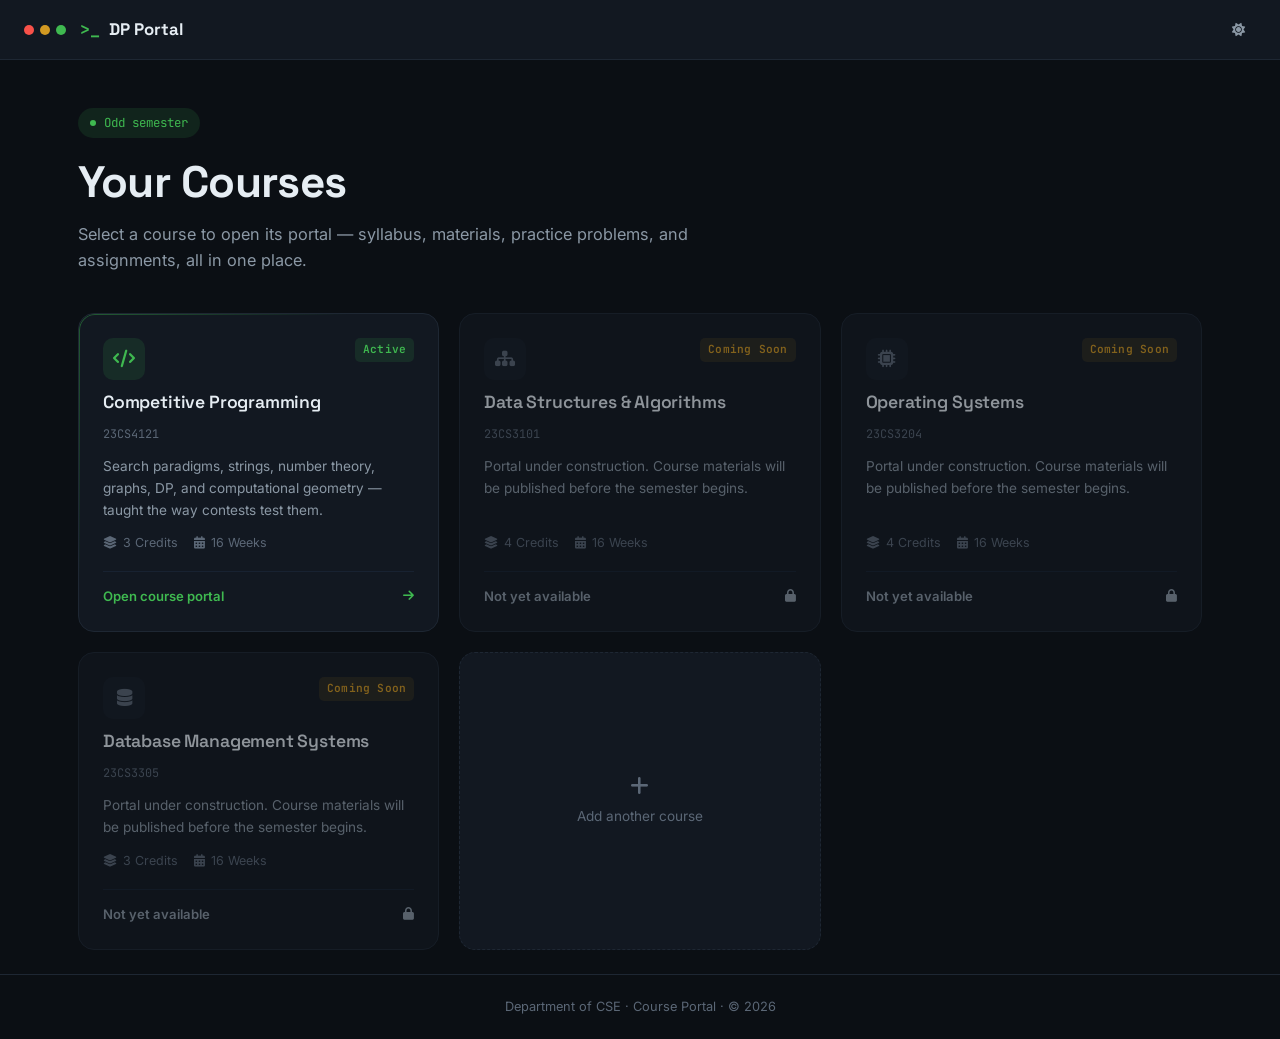
<file: index.html>
<!DOCTYPE html>
<html lang="en">
<head>
<meta charset="UTF-8" />
<meta name="viewport" content="width=device-width, initial-scale=1.0" />
<title>Course Portal · Department of CSE</title>
<meta name="description" content="Course portal hub — select a course to view its syllabus, materials, and practice resources." />
<link rel="stylesheet" href="css/landing.css" />
<link rel="stylesheet" href="https://cdnjs.cloudflare.com/ajax/libs/font-awesome/6.5.1/css/all.min.css" />
</head>
<body>

<div class="topbar">
  <div class="topbar-left">
    <div class="topbar-dots"><span></span><span></span><span></span></div>
    <a href="index.html" class="brand">
      <span class="prompt-symbol">&gt;_</span>
      <span>DP Portal</span>
    </a>
  </div>
  <div class="topbar-right">
    <button class="icon-btn" id="themeToggleBtn" aria-label="Toggle theme">
      <i class="fa-solid fa-sun"></i>
    </button>
  </div>
</div>

<main class="landing-main">
  <div class="landing-container">

    <section class="landing-hero reveal">
      <div class="hero-tag"><span class="dot"></span> Odd semester</div>
      <h1>Your Courses</h1>
      <p class="hero-desc">Select a course to open its portal — syllabus, materials, practice problems, and assignments, all in one place.</p>
    </section>

    <section class="tiles-section reveal">
      <div class="tiles-grid" id="tilesGrid">
        <!-- Tile 1: Competitive Programming — live, links to existing portal -->
        <a href="competitive-programming/index.html" class="course-tile live" data-course="cp">
          <div class="tile-top">
            <div class="tile-icon"><i class="fa-solid fa-code"></i></div>
            <span class="badge badge-ac">Active</span>
          </div>
          <h3>Competitive Programming</h3>
          <div class="tile-code mono">23CS4121</div>
          <p class="tile-desc">Search paradigms, strings, number theory, graphs, DP, and computational geometry — taught the way contests test them.</p>
          <div class="tile-meta-row">
            <span><i class="fa-solid fa-layer-group"></i>3 Credits</span>
            <span><i class="fa-solid fa-calendar-days"></i>16 Weeks</span>
          </div>
          <div class="tile-footer">
            <span>Open course portal</span>
            <i class="fa-solid fa-arrow-right"></i>
          </div>
        </a>

        <!-- Tile 2: placeholder course -->
        <div class="course-tile upcoming" data-course="dsa">
          <div class="tile-top">
            <div class="tile-icon"><i class="fa-solid fa-sitemap"></i></div>
            <span class="badge badge-pending">Coming Soon</span>
          </div>
          <h3>Data Structures & Algorithms</h3>
          <div class="tile-code mono">23CS3101</div>
          <p class="tile-desc">Portal under construction. Course materials will be published before the semester begins.</p>
          <div class="tile-meta-row">
            <span><i class="fa-solid fa-layer-group"></i>4 Credits</span>
            <span><i class="fa-solid fa-calendar-days"></i>16 Weeks</span>
          </div>
          <div class="tile-footer">
            <span>Not yet available</span>
            <i class="fa-solid fa-lock"></i>
          </div>
        </div>

        <!-- Tile 3: placeholder course -->
        <div class="course-tile upcoming" data-course="os">
          <div class="tile-top">
            <div class="tile-icon"><i class="fa-solid fa-microchip"></i></div>
            <span class="badge badge-pending">Coming Soon</span>
          </div>
          <h3>Operating Systems</h3>
          <div class="tile-code mono">23CS3204</div>
          <p class="tile-desc">Portal under construction. Course materials will be published before the semester begins.</p>
          <div class="tile-meta-row">
            <span><i class="fa-solid fa-layer-group"></i>4 Credits</span>
            <span><i class="fa-solid fa-calendar-days"></i>16 Weeks</span>
          </div>
          <div class="tile-footer">
            <span>Not yet available</span>
            <i class="fa-solid fa-lock"></i>
          </div>
        </div>

        <!-- Tile 4: placeholder course -->
        <div class="course-tile upcoming" data-course="dbms">
          <div class="tile-top">
            <div class="tile-icon"><i class="fa-solid fa-database"></i></div>
            <span class="badge badge-pending">Coming Soon</span>
          </div>
          <h3>Database Management Systems</h3>
          <div class="tile-code mono">23CS3305</div>
          <p class="tile-desc">Portal under construction. Course materials will be published before the semester begins.</p>
          <div class="tile-meta-row">
            <span><i class="fa-solid fa-layer-group"></i>3 Credits</span>
            <span><i class="fa-solid fa-calendar-days"></i>16 Weeks</span>
          </div>
          <div class="tile-footer">
            <span>Not yet available</span>
            <i class="fa-solid fa-lock"></i>
          </div>
        </div>

        <!-- Add-a-tile placeholder for faculty to extend -->
        <div class="course-tile add-tile" id="addTileBtn">
          <div class="add-tile-inner">
            <i class="fa-solid fa-plus"></i>
            <span>Add another course</span>
          </div>
        </div>
      </div>
    </section>

  </div>

  <footer class="landing-footer">
    <span>Department of CSE · Course Portal · © <span id="yearStamp"></span></span>
  </footer>
</main>

<script src="js/landing.js"></script>
</body>
</html>
</file>
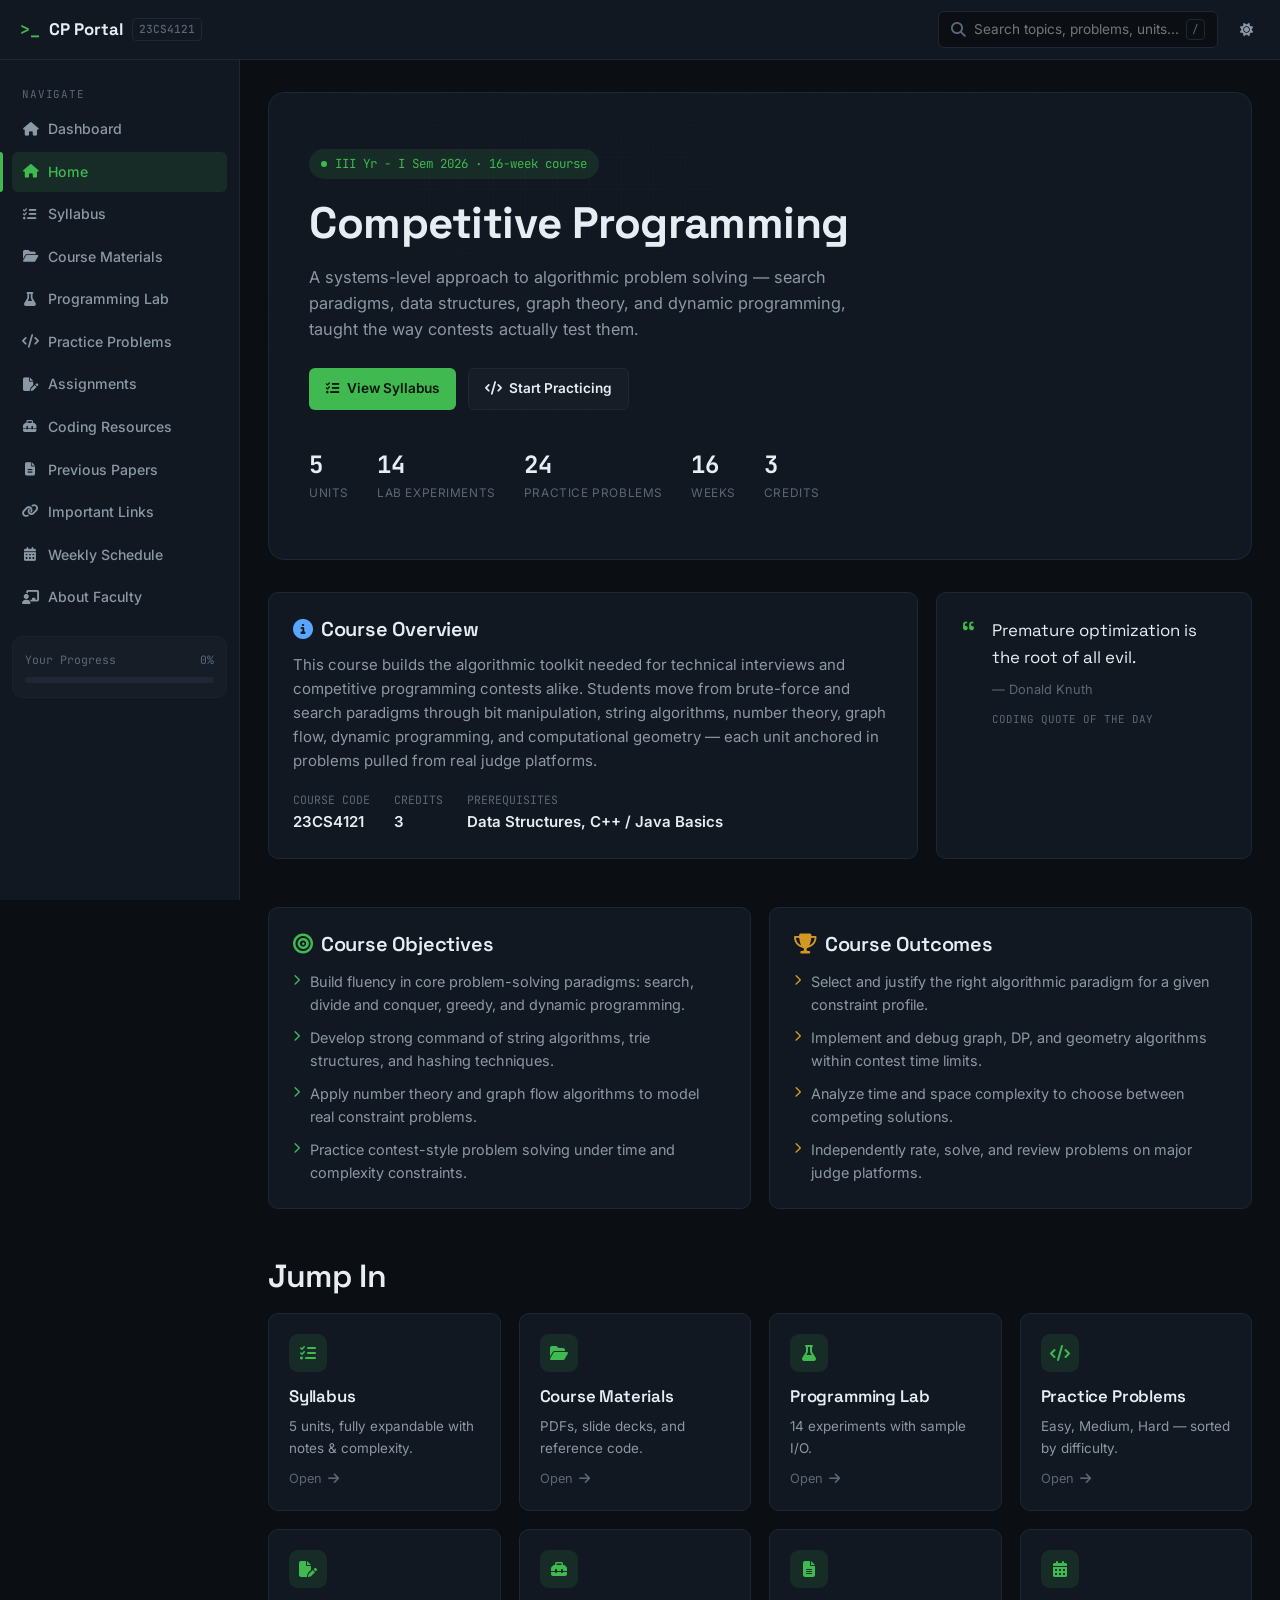
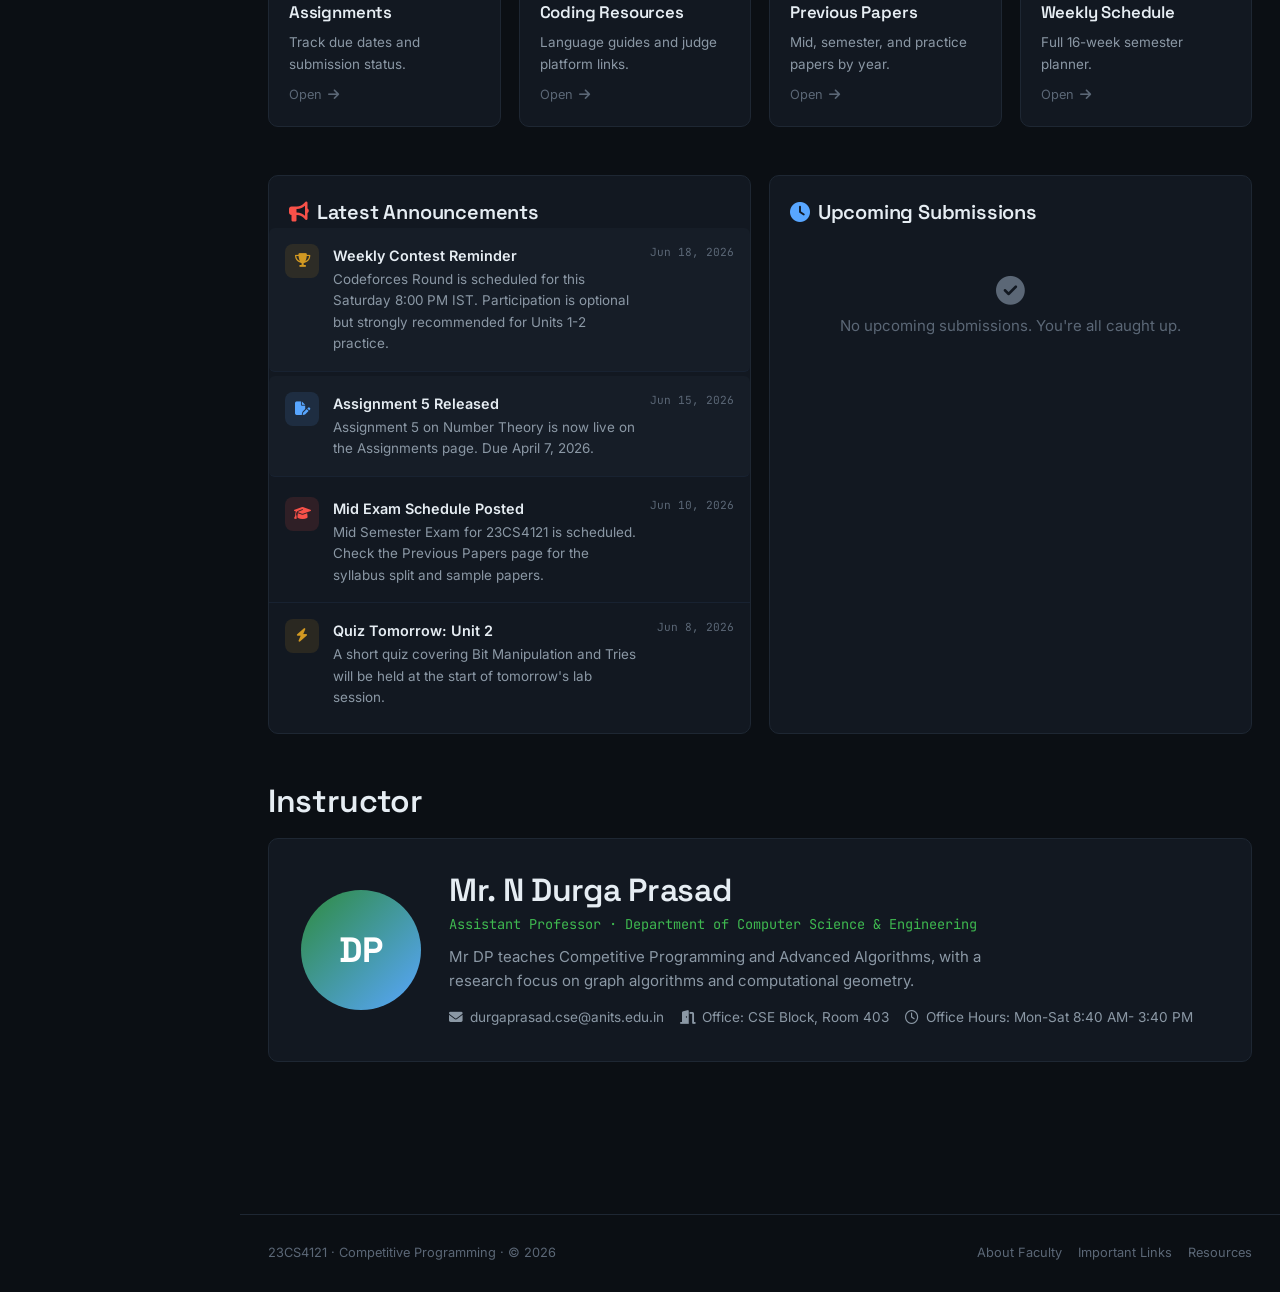
<file: competitive-programming/index.html>
<!DOCTYPE html>
<html lang="en">
<head>
<meta charset="UTF-8" />
<meta name="viewport" content="width=device-width, initial-scale=1.0" />
<title>Competitive Programming Portal · 23CS4121</title>
<meta name="description" content="Course portal for Competitive Programming (23CS4121) — syllabus, materials, practice problems, lab experiments, and assignments." />
<link rel="stylesheet" href="css/styles.css" />
<link rel="stylesheet" href="https://cdnjs.cloudflare.com/ajax/libs/font-awesome/6.5.1/css/all.min.css" />
</head>
<body>

<div id="topbarRoot" class="topbar"></div>
<div id="sidebarRoot" class="sidebar"></div>

<div class="main-content">
  <div class="page-container">

    <!-- ===================== HERO ===================== -->
    <section class="hero reveal">
      <div class="hero-content">
        <div class="hero-tag"><span class="dot"></span> III Yr - I Sem 2026 · 16-week course</div>
        <h1>Competitive Programming</h1>
        <p class="hero-desc">A systems-level approach to algorithmic problem solving — search paradigms, data structures, graph theory, and dynamic programming, taught the way contests actually test them.</p>
        <div class="hero-actions">
          <a href="syllabus.html" class="btn btn-primary"><i class="fa-solid fa-list-check"></i> View Syllabus</a>
          <a href="practice.html" class="btn btn-secondary"><i class="fa-solid fa-code"></i> Start Practicing</a>
        </div>
        <div class="hero-stats">
          <div class="hero-stat"><div class="num">5</div><div class="label">Units</div></div>
          <div class="hero-stat"><div class="num">14</div><div class="label">Lab Experiments</div></div>
          <div class="hero-stat"><div class="num">24</div><div class="label">Practice Problems</div></div>
          <div class="hero-stat"><div class="num">16</div><div class="label">Weeks</div></div>
          <div class="hero-stat"><div class="num">3</div><div class="label">Credits</div></div>
        </div>
      </div>
    </section>

    <!-- ===================== COURSE OVERVIEW ===================== -->
    <section class="section reveal">
      <div class="grid grid-3">
        <div class="card" style="grid-column: span 2; padding: 24px;">
          <h3 style="margin-bottom:12px;"><i class="fa-solid fa-circle-info" style="color:var(--info);margin-right:8px;"></i>Course Overview</h3>
          <p>This course builds the algorithmic toolkit needed for technical interviews and competitive programming contests alike. Students move from brute-force and search paradigms through bit manipulation, string algorithms, number theory, graph flow, dynamic programming, and computational geometry — each unit anchored in problems pulled from real judge platforms.</p>
          <div style="display:flex;gap:24px;margin-top:18px;flex-wrap:wrap;">
            <div><div class="text-faint mono" style="font-size:0.72rem;">COURSE CODE</div><div style="font-weight:600;">23CS4121</div></div>
            <div><div class="text-faint mono" style="font-size:0.72rem;">CREDITS</div><div style="font-weight:600;">3</div></div>
            <div><div class="text-faint mono" style="font-size:0.72rem;">PREREQUISITES</div><div style="font-weight:600;">Data Structures, C++ / Java Basics</div></div>
          </div>
        </div>
        <div class="card quote-block" id="quoteBlock">
          <!-- filled by JS: coding quote of the day -->
        </div>
      </div>
    </section>

    <!-- ===================== OBJECTIVES & OUTCOMES ===================== -->
    <section class="section reveal">
      <div class="grid grid-2">
        <div class="card" style="padding:24px;">
          <h3 style="margin-bottom:14px;"><i class="fa-solid fa-bullseye" style="color:var(--ac);margin-right:8px;"></i>Course Objectives</h3>
          <ul style="display:flex;flex-direction:column;gap:10px;">
            <li style="display:flex;gap:10px;font-size:0.9rem;color:var(--text-dim);"><i class="fa-solid fa-chevron-right" style="color:var(--ac);font-size:0.7rem;margin-top:5px;"></i>Build fluency in core problem-solving paradigms: search, divide and conquer, greedy, and dynamic programming.</li>
            <li style="display:flex;gap:10px;font-size:0.9rem;color:var(--text-dim);"><i class="fa-solid fa-chevron-right" style="color:var(--ac);font-size:0.7rem;margin-top:5px;"></i>Develop strong command of string algorithms, trie structures, and hashing techniques.</li>
            <li style="display:flex;gap:10px;font-size:0.9rem;color:var(--text-dim);"><i class="fa-solid fa-chevron-right" style="color:var(--ac);font-size:0.7rem;margin-top:5px;"></i>Apply number theory and graph flow algorithms to model real constraint problems.</li>
            <li style="display:flex;gap:10px;font-size:0.9rem;color:var(--text-dim);"><i class="fa-solid fa-chevron-right" style="color:var(--ac);font-size:0.7rem;margin-top:5px;"></i>Practice contest-style problem solving under time and complexity constraints.</li>
          </ul>
        </div>
        <div class="card" style="padding:24px;">
          <h3 style="margin-bottom:14px;"><i class="fa-solid fa-trophy" style="color:var(--pending);margin-right:8px;"></i>Course Outcomes</h3>
          <ul style="display:flex;flex-direction:column;gap:10px;">
            <li style="display:flex;gap:10px;font-size:0.9rem;color:var(--text-dim);"><i class="fa-solid fa-chevron-right" style="color:var(--pending);font-size:0.7rem;margin-top:5px;"></i>Select and justify the right algorithmic paradigm for a given constraint profile.</li>
            <li style="display:flex;gap:10px;font-size:0.9rem;color:var(--text-dim);"><i class="fa-solid fa-chevron-right" style="color:var(--pending);font-size:0.7rem;margin-top:5px;"></i>Implement and debug graph, DP, and geometry algorithms within contest time limits.</li>
            <li style="display:flex;gap:10px;font-size:0.9rem;color:var(--text-dim);"><i class="fa-solid fa-chevron-right" style="color:var(--pending);font-size:0.7rem;margin-top:5px;"></i>Analyze time and space complexity to choose between competing solutions.</li>
            <li style="display:flex;gap:10px;font-size:0.9rem;color:var(--text-dim);"><i class="fa-solid fa-chevron-right" style="color:var(--pending);font-size:0.7rem;margin-top:5px;"></i>Independently rate, solve, and review problems on major judge platforms.</li>
          </ul>
        </div>
      </div>
    </section>

    <!-- ===================== QUICK NAV ===================== -->
    <section class="section reveal">
      <div class="section-head"><h2>Jump In</h2></div>
      <div class="grid grid-4" id="quickNavGrid">
        <!-- filled by JS -->
      </div>
    </section>

    <!-- ===================== ANNOUNCEMENTS + UPCOMING ===================== -->
    <section class="section reveal">
      <div class="grid grid-2">
        <div class="card" style="padding:8px 0;">
          <h3 style="padding:16px 20px 4px;"><i class="fa-solid fa-bullhorn" style="color:var(--wa);margin-right:8px;"></i>Latest Announcements</h3>
          <div id="announcementsList"></div>
        </div>
        <div class="card" style="padding:8px 0;">
          <h3 style="padding:16px 20px 4px;"><i class="fa-solid fa-clock" style="color:var(--info);margin-right:8px;"></i>Upcoming Submissions</h3>
          <div id="upcomingList"></div>
        </div>
      </div>
    </section>

    <!-- ===================== INSTRUCTOR ===================== -->
    <section class="section reveal">
      <div class="section-head"><h2>Instructor</h2></div>
      <div class="card faculty-hero">
        <div class="faculty-avatar">DP</div>
        <div class="faculty-info">
        <h2>Mr. N Durga Prasad</h2>
        <div class="role">Assistant Professor · Department of Computer Science & Engineering</div>
        <p style="max-width:560px;">Mr DP teaches Competitive Programming and Advanced Algorithms, with a research focus on graph algorithms and computational geometry.</p>
        <div class="faculty-contact">
          <a href="mailto:durgaprasad.cse@anits.edu.in"><i class="fa-solid fa-envelope"></i> durgaprasad.cse@anits.edu.in</a>
          <a href="#"><i class="fa-solid fa-door-open"></i> Office: CSE Block, Room 403</a>
          <a href="#"><i class="fa-regular fa-clock"></i> Office Hours: Mon-Sat 8:40 AM- 3:40 PM</a>
        </div>
      </div>
      </div>
    </section>

  </div>

  <div id="footerRoot" class="site-footer"></div>
</div>

<script src="js/app.js"></script>
<script src="js/index.js"></script>
</body>
</html>
</file>
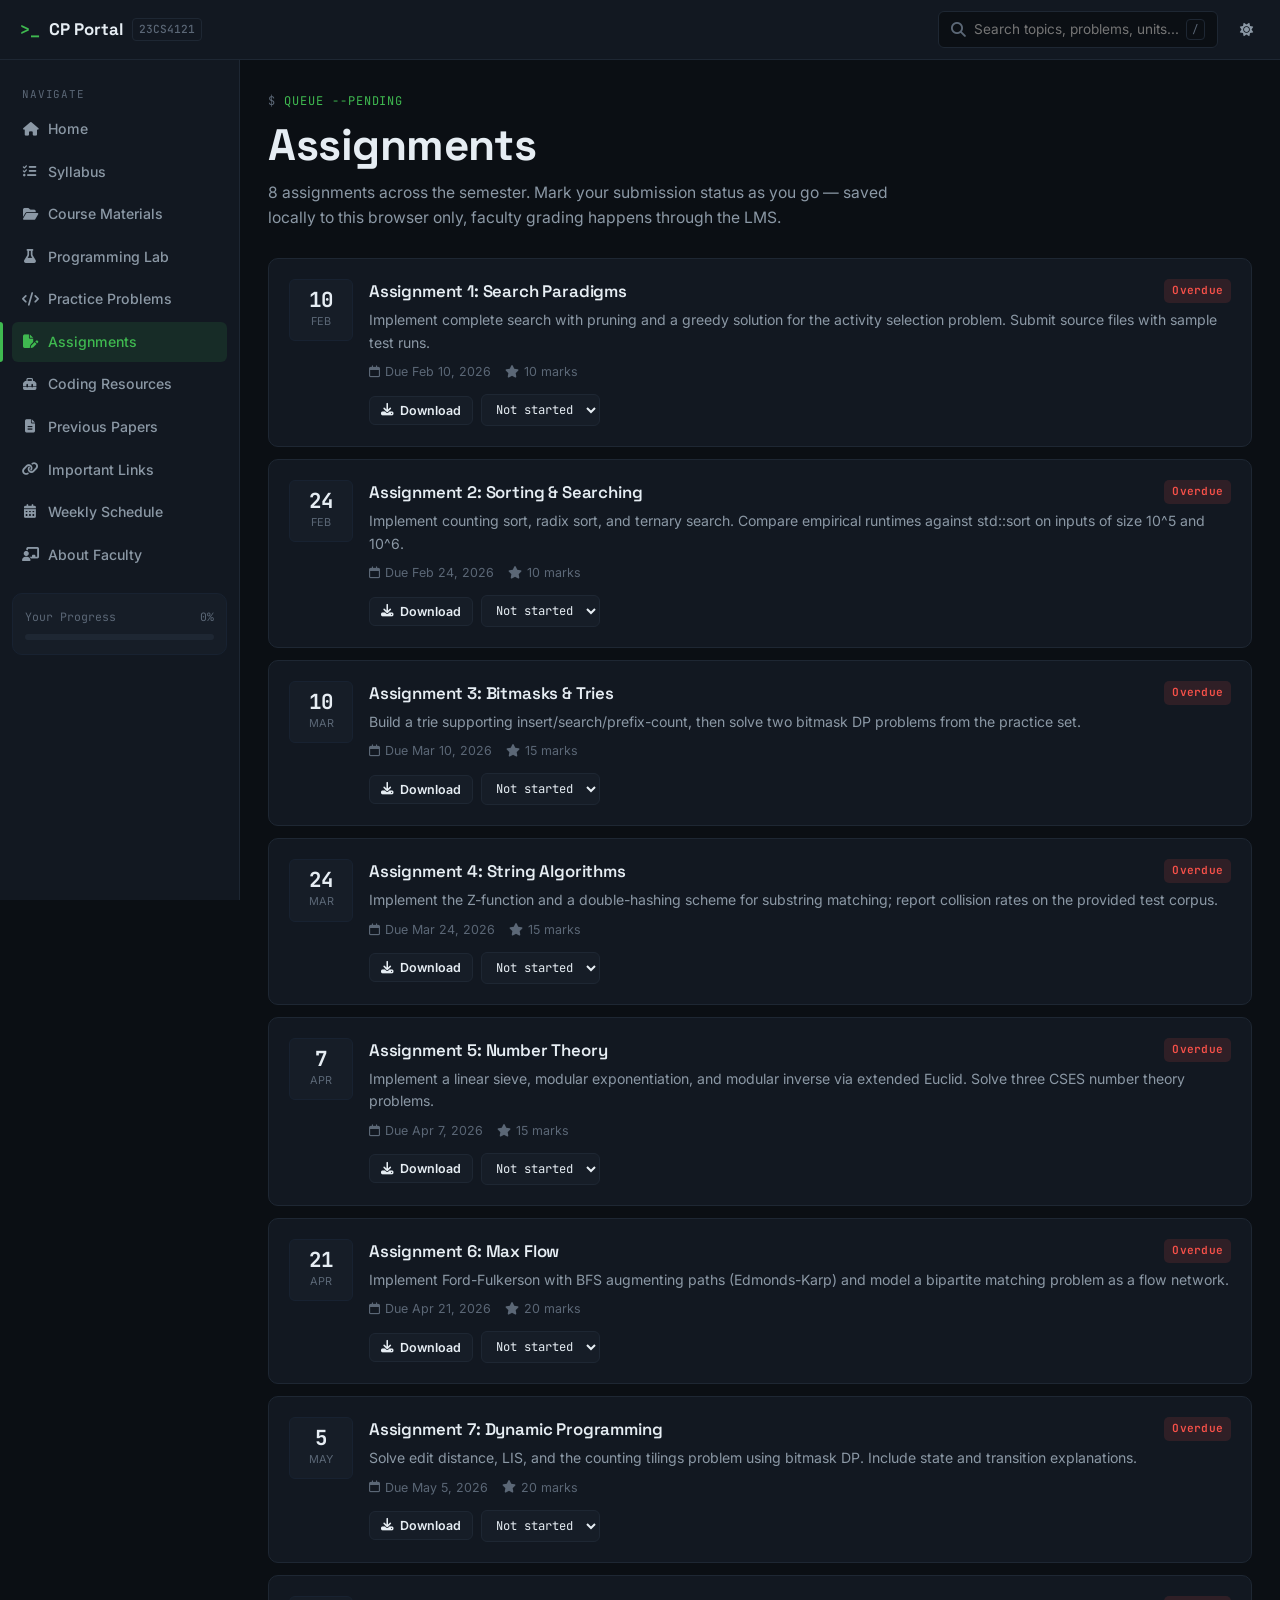
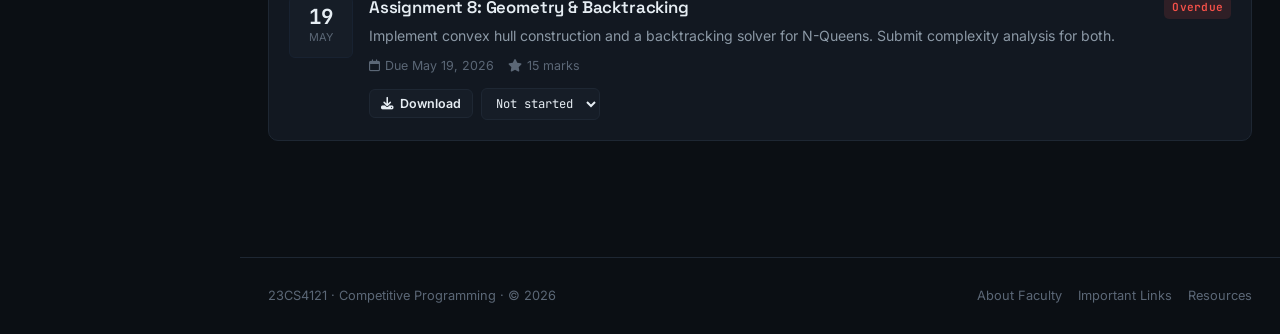
<file: assignments.html>
<!DOCTYPE html>
<html lang="en">
<head>
<meta charset="UTF-8" />
<meta name="viewport" content="width=device-width, initial-scale=1.0" />
<title>Assignments · Competitive Programming Portal</title>
<link rel="stylesheet" href="css/styles.css" />
<link rel="stylesheet" href="https://cdnjs.cloudflare.com/ajax/libs/font-awesome/6.5.1/css/all.min.css" />
</head>
<body>

<div id="topbarRoot" class="topbar"></div>
<div id="sidebarRoot" class="sidebar"></div>

<div class="main-content">
  <div class="page-container">

    <div class="page-header reveal">
      <div class="page-eyebrow">queue --pending</div>
      <h1>Assignments</h1>
      <p class="lede">8 assignments across the semester. Mark your submission status as you go — saved locally to this browser only, faculty grading happens through the LMS.</p>
    </div>

    <div id="assignmentsList" class="reveal"></div>

  </div>

  <div id="footerRoot" class="site-footer"></div>
</div>

<script src="js/app.js"></script>
<script src="js/assignments.js"></script>
</body>
</html>
</file>
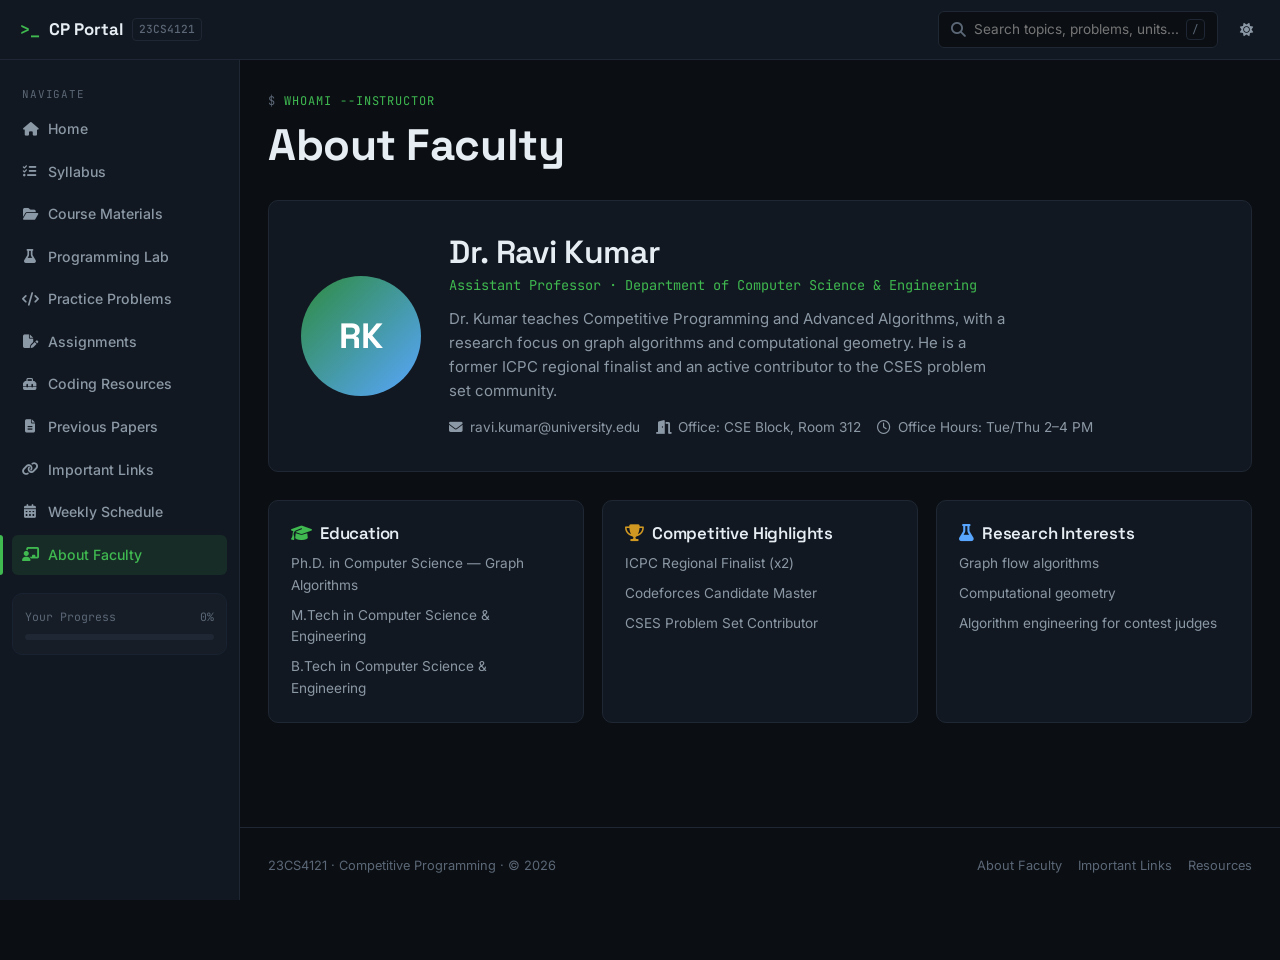
<file: faculty.html>
<!DOCTYPE html>
<html lang="en">
<head>
<meta charset="UTF-8" />
<meta name="viewport" content="width=device-width, initial-scale=1.0" />
<title>About Faculty · Competitive Programming Portal</title>
<link rel="stylesheet" href="css/styles.css" />
<link rel="stylesheet" href="https://cdnjs.cloudflare.com/ajax/libs/font-awesome/6.5.1/css/all.min.css" />
</head>
<body>

<div id="topbarRoot" class="topbar"></div>
<div id="sidebarRoot" class="sidebar"></div>

<div class="main-content">
  <div class="page-container">

    <div class="page-header reveal">
      <div class="page-eyebrow">whoami --instructor</div>
      <h1>About Faculty</h1>
    </div>

    <div class="card faculty-hero reveal">
      <div class="faculty-avatar">RK</div>
      <div class="faculty-info">
        <h2>Dr. Ravi Kumar</h2>
        <div class="role">Assistant Professor · Department of Computer Science & Engineering</div>
        <p style="max-width:560px;">Dr. Kumar teaches Competitive Programming and Advanced Algorithms, with a research focus on graph algorithms and computational geometry. He is a former ICPC regional finalist and an active contributor to the CSES problem set community.</p>
        <div class="faculty-contact">
          <a href="mailto:ravi.kumar@university.edu"><i class="fa-solid fa-envelope"></i> ravi.kumar@university.edu</a>
          <a href="#"><i class="fa-solid fa-door-open"></i> Office: CSE Block, Room 312</a>
          <a href="#"><i class="fa-regular fa-clock"></i> Office Hours: Tue/Thu 2–4 PM</a>
        </div>
      </div>
    </div>

    <div class="grid grid-3 reveal" style="margin-top:28px;">
      <div class="card" style="padding:22px;">
        <h4 style="margin-bottom:10px;"><i class="fa-solid fa-graduation-cap" style="color:var(--ac);margin-right:8px;"></i>Education</h4>
        <ul style="display:flex;flex-direction:column;gap:8px;font-size:0.85rem;color:var(--text-dim);">
          <li>Ph.D. in Computer Science — Graph Algorithms</li>
          <li>M.Tech in Computer Science & Engineering</li>
          <li>B.Tech in Computer Science & Engineering</li>
        </ul>
      </div>
      <div class="card" style="padding:22px;">
        <h4 style="margin-bottom:10px;"><i class="fa-solid fa-trophy" style="color:var(--pending);margin-right:8px;"></i>Competitive Highlights</h4>
        <ul style="display:flex;flex-direction:column;gap:8px;font-size:0.85rem;color:var(--text-dim);">
          <li>ICPC Regional Finalist (x2)</li>
          <li>Codeforces Candidate Master</li>
          <li>CSES Problem Set Contributor</li>
        </ul>
      </div>
      <div class="card" style="padding:22px;">
        <h4 style="margin-bottom:10px;"><i class="fa-solid fa-flask" style="color:var(--info);margin-right:8px;"></i>Research Interests</h4>
        <ul style="display:flex;flex-direction:column;gap:8px;font-size:0.85rem;color:var(--text-dim);">
          <li>Graph flow algorithms</li>
          <li>Computational geometry</li>
          <li>Algorithm engineering for contest judges</li>
        </ul>
      </div>
    </div>

  </div>

  <div id="footerRoot" class="site-footer"></div>
</div>

<script src="js/app.js"></script>
<script>
  document.addEventListener('DOMContentLoaded', () => window.CPPortal.initLayout('faculty.html'));
</script>
</body>
</html>
</file>
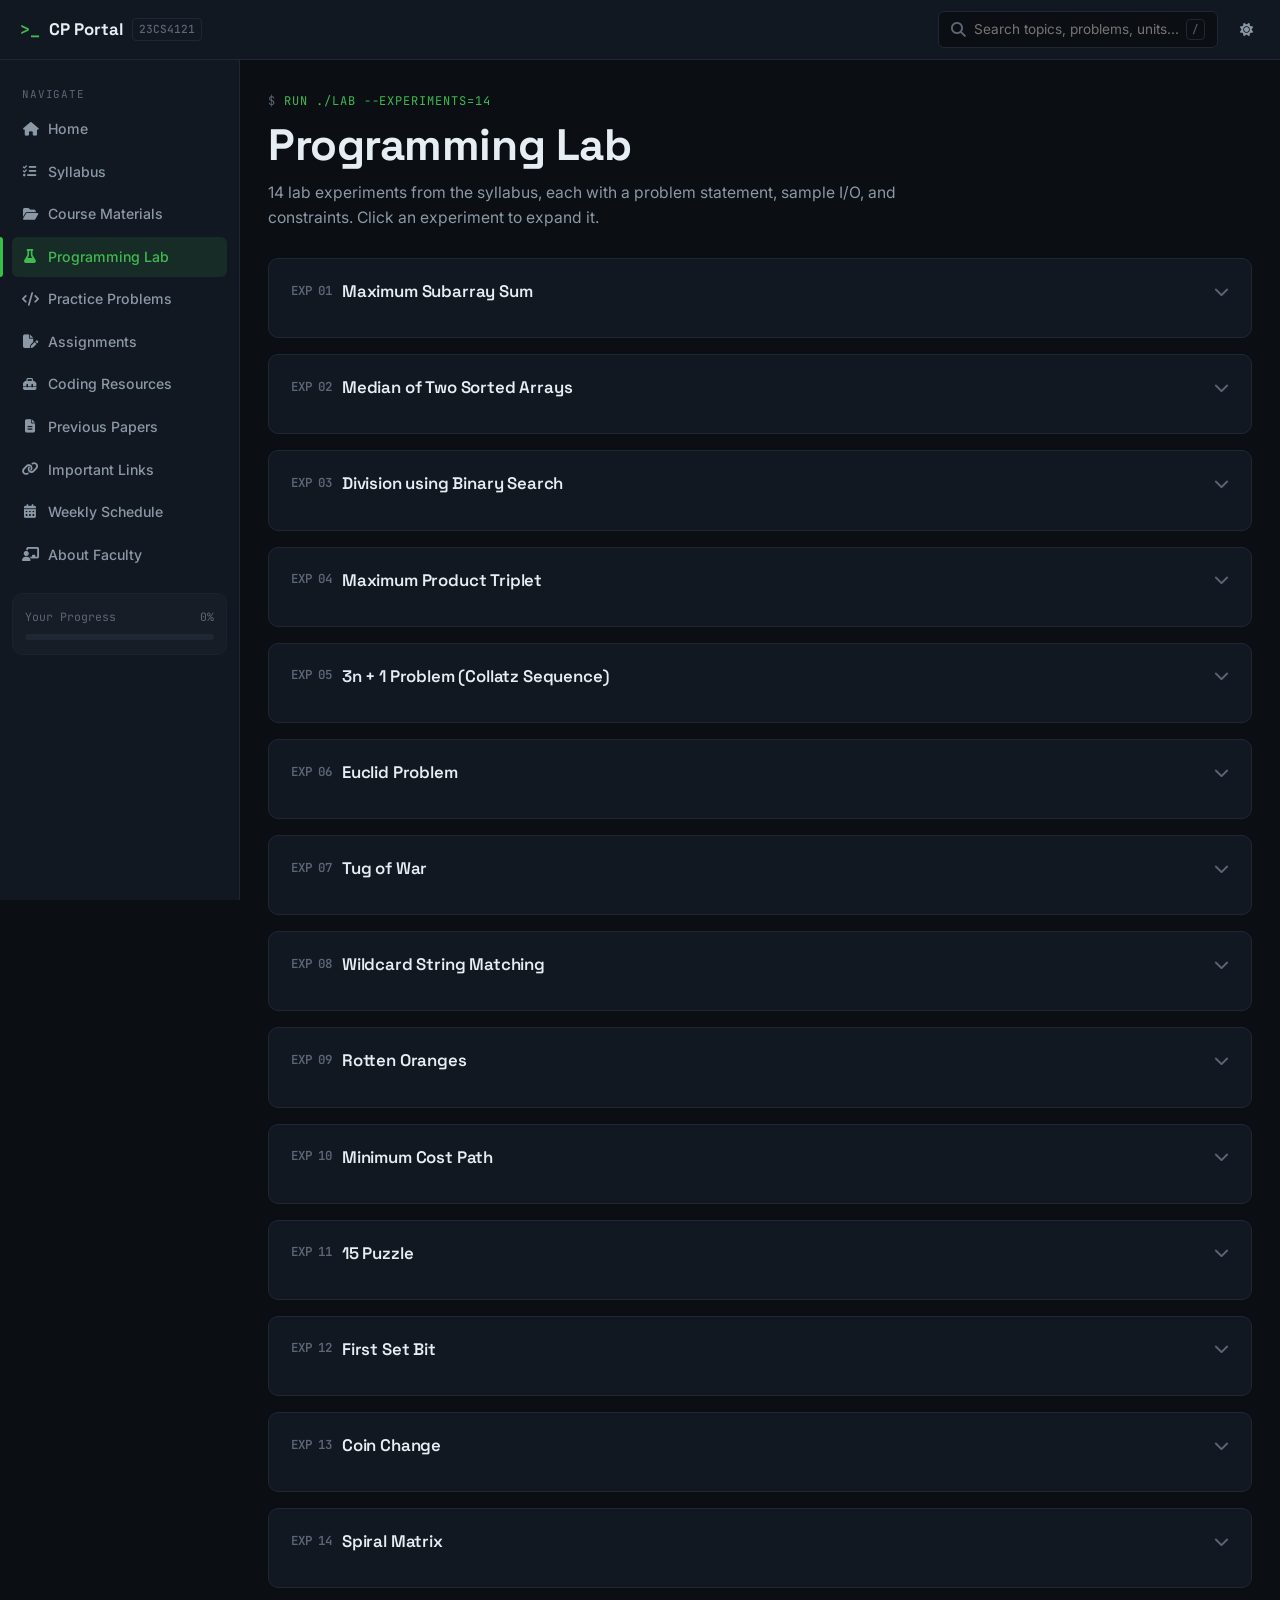
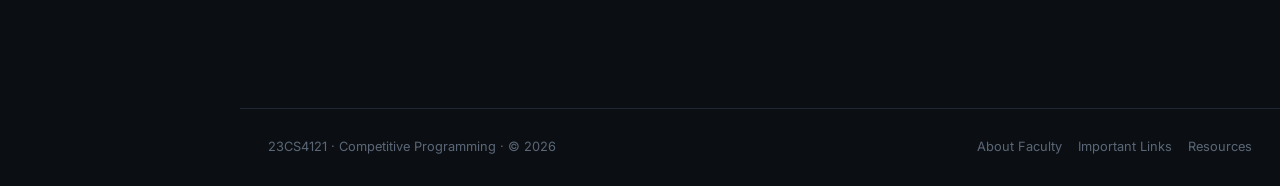
<file: lab.html>
<!DOCTYPE html>
<html lang="en">
<head>
<meta charset="UTF-8" />
<meta name="viewport" content="width=device-width, initial-scale=1.0" />
<title>Programming Lab · Competitive Programming Portal</title>
<link rel="stylesheet" href="css/styles.css" />
<link rel="stylesheet" href="https://cdnjs.cloudflare.com/ajax/libs/font-awesome/6.5.1/css/all.min.css" />
</head>
<body>

<div id="topbarRoot" class="topbar"></div>
<div id="sidebarRoot" class="sidebar"></div>

<div class="main-content">
  <div class="page-container">

    <div class="page-header reveal">
      <div class="page-eyebrow">run ./lab --experiments=14</div>
      <h1>Programming Lab</h1>
      <p class="lede">14 lab experiments from the syllabus, each with a problem statement, sample I/O, and constraints. Click an experiment to expand it.</p>
    </div>

    <div id="labList" class="reveal"></div>

  </div>

  <div id="footerRoot" class="site-footer"></div>
</div>

<script src="js/app.js"></script>
<script src="js/lab.js"></script>
</body>
</html>
</file>
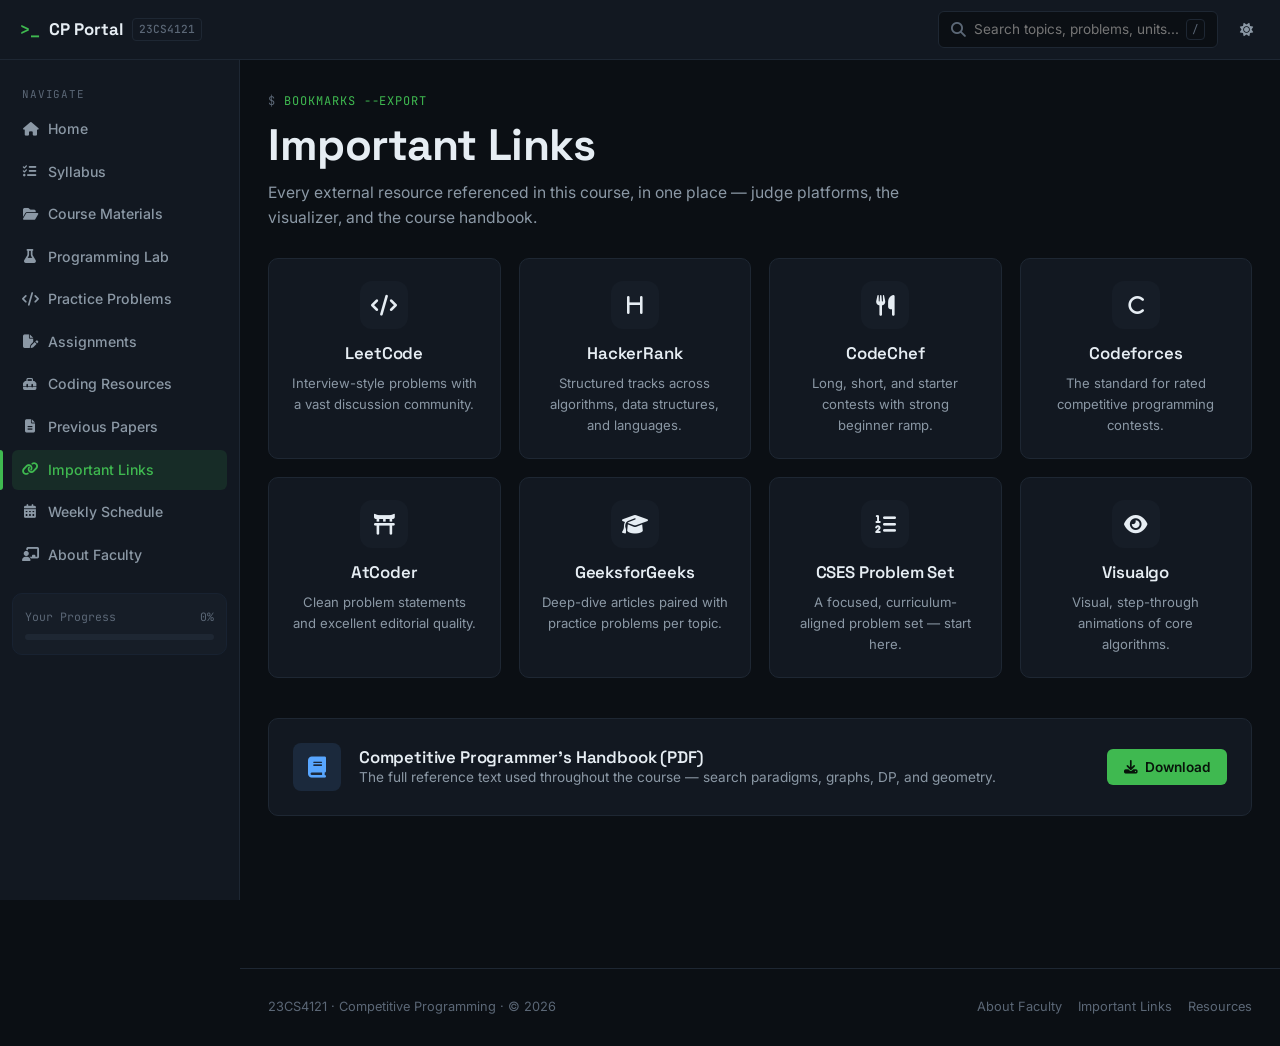
<file: links.html>
<!DOCTYPE html>
<html lang="en">
<head>
<meta charset="UTF-8" />
<meta name="viewport" content="width=device-width, initial-scale=1.0" />
<title>Important Links · Competitive Programming Portal</title>
<link rel="stylesheet" href="css/styles.css" />
<link rel="stylesheet" href="https://cdnjs.cloudflare.com/ajax/libs/font-awesome/6.5.1/css/all.min.css" />
</head>
<body>

<div id="topbarRoot" class="topbar"></div>
<div id="sidebarRoot" class="sidebar"></div>

<div class="main-content">
  <div class="page-container">

    <div class="page-header reveal">
      <div class="page-eyebrow">bookmarks --export</div>
      <h1>Important Links</h1>
      <p class="lede">Every external resource referenced in this course, in one place — judge platforms, the visualizer, and the course handbook.</p>
    </div>

    <div class="grid grid-4 reveal" id="linksGrid"></div>

    <div class="section reveal" style="margin-top:40px;">
      <div class="card" style="padding:24px; display:flex; align-items:center; gap:18px; flex-wrap:wrap;">
        <div class="material-icon" style="width:48px;height:48px;font-size:1.3rem;"><i class="fa-solid fa-book"></i></div>
        <div style="flex:1;min-width:200px;">
          <h4>Competitive Programmer's Handbook (PDF)</h4>
          <p style="font-size:0.85rem;">The full reference text used throughout the course — search paradigms, graphs, DP, and geometry.</p>
        </div>
        <button class="btn btn-primary" id="handbookDownload"><i class="fa-solid fa-download"></i> Download</button>
      </div>
    </div>

  </div>

  <div id="footerRoot" class="site-footer"></div>
</div>

<script src="js/app.js"></script>
<script src="js/resources.js"></script>
<script src="js/links.js"></script>
</body>
</html>
</file>
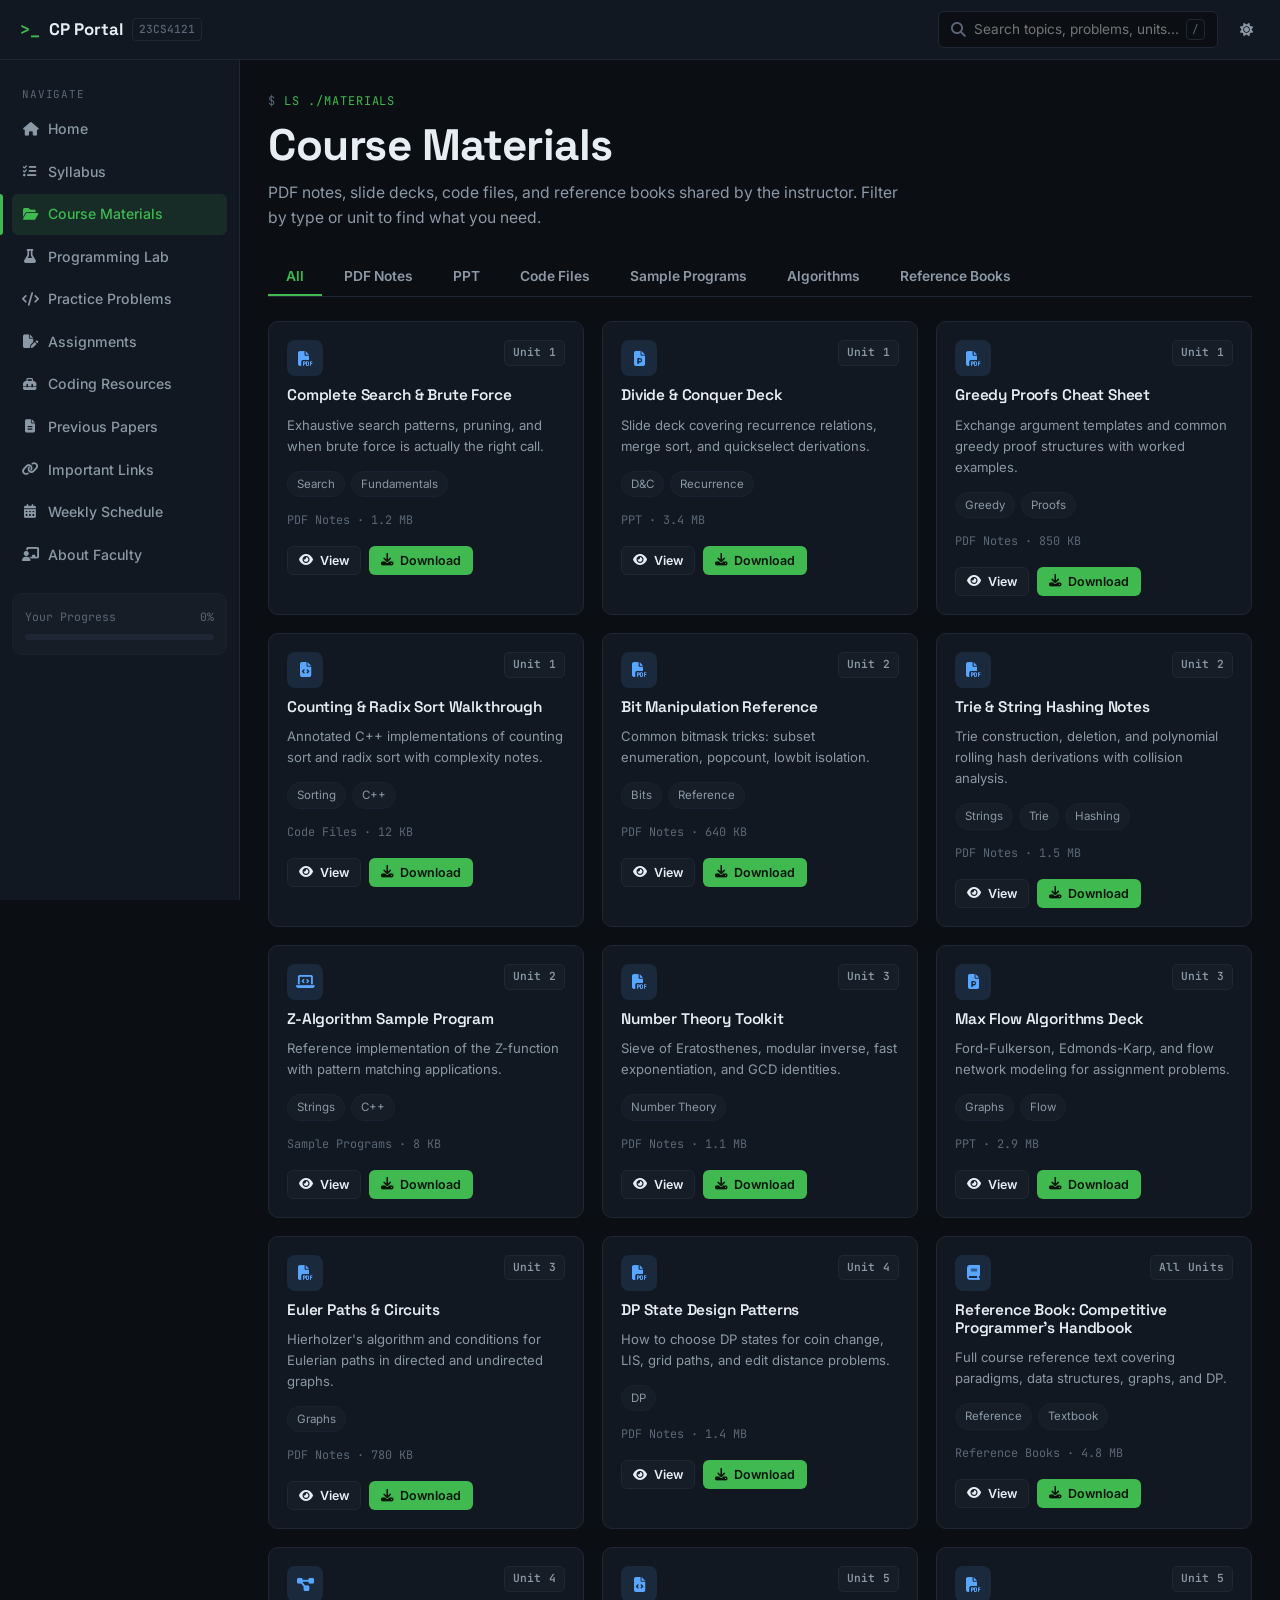
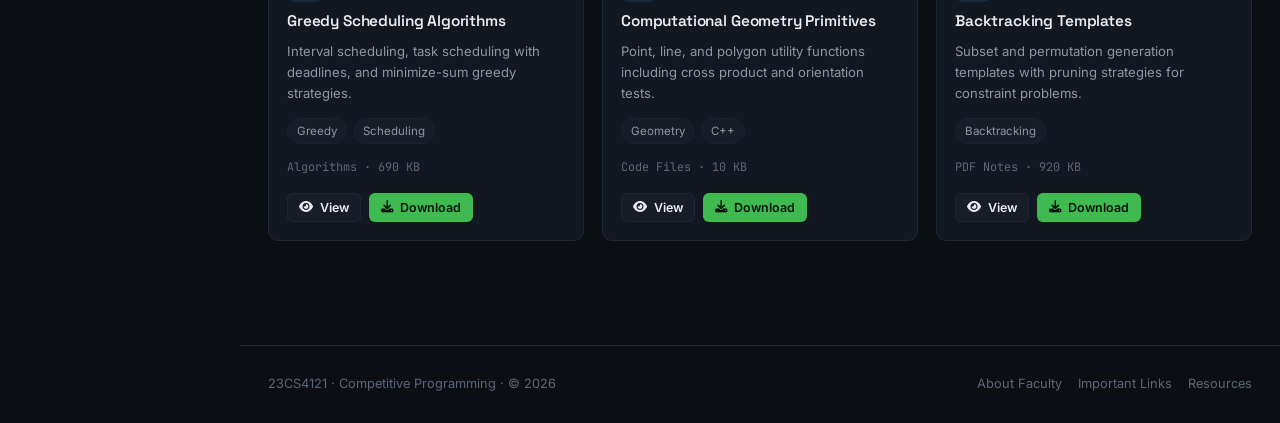
<file: materials.html>
<!DOCTYPE html>
<html lang="en">
<head>
<meta charset="UTF-8" />
<meta name="viewport" content="width=device-width, initial-scale=1.0" />
<title>Course Materials · Competitive Programming Portal</title>
<link rel="stylesheet" href="css/styles.css" />
<link rel="stylesheet" href="https://cdnjs.cloudflare.com/ajax/libs/font-awesome/6.5.1/css/all.min.css" />
</head>
<body>

<div id="topbarRoot" class="topbar"></div>
<div id="sidebarRoot" class="sidebar"></div>

<div class="main-content">
  <div class="page-container">

    <div class="page-header reveal">
      <div class="page-eyebrow">ls ./materials</div>
      <h1>Course Materials</h1>
      <p class="lede">PDF notes, slide decks, code files, and reference books shared by the instructor. Filter by type or unit to find what you need.</p>
    </div>

    <div class="tabs reveal" id="materialFilterTabs">
      <button class="tab-btn active" data-filter="all">All</button>
      <button class="tab-btn" data-filter="PDF Notes">PDF Notes</button>
      <button class="tab-btn" data-filter="PPT">PPT</button>
      <button class="tab-btn" data-filter="Code Files">Code Files</button>
      <button class="tab-btn" data-filter="Sample Programs">Sample Programs</button>
      <button class="tab-btn" data-filter="Algorithms">Algorithms</button>
      <button class="tab-btn" data-filter="Reference Books">Reference Books</button>
    </div>

    <div class="grid grid-3 reveal" id="materialsGrid"></div>

  </div>

  <div id="footerRoot" class="site-footer"></div>
</div>

<script src="js/app.js"></script>
<script src="js/materials.js"></script>
</body>
</html>
</file>
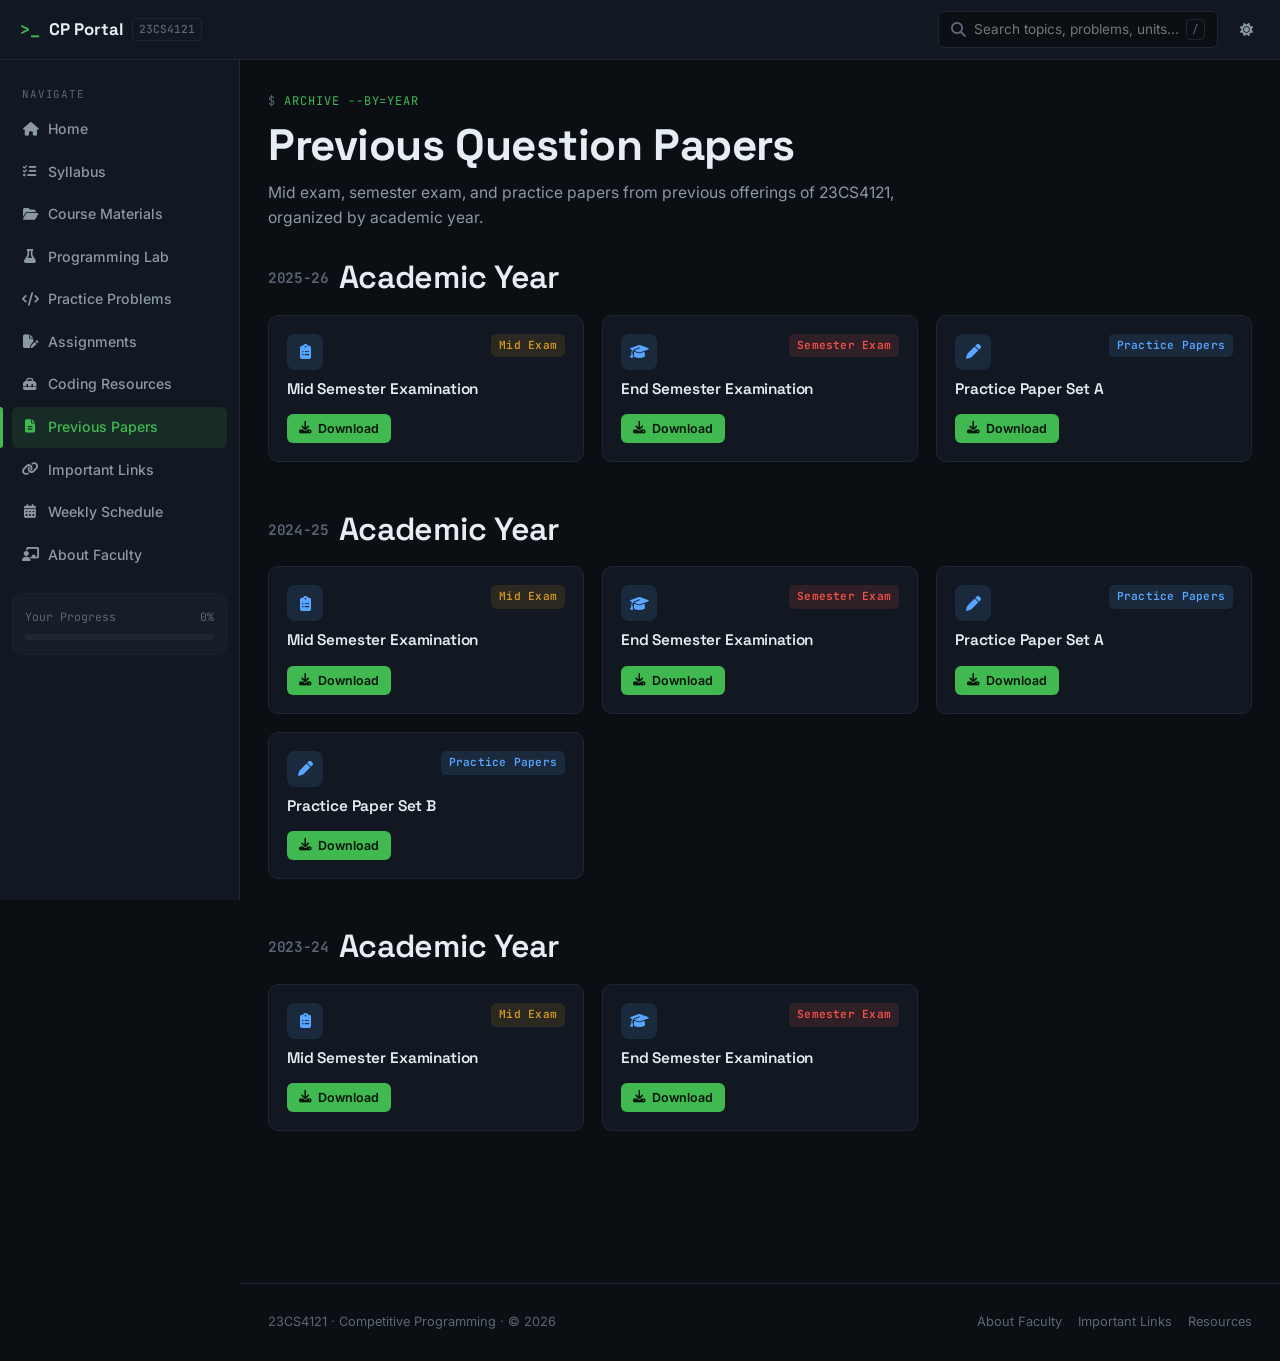
<file: papers.html>
<!DOCTYPE html>
<html lang="en">
<head>
<meta charset="UTF-8" />
<meta name="viewport" content="width=device-width, initial-scale=1.0" />
<title>Previous Papers · Competitive Programming Portal</title>
<link rel="stylesheet" href="css/styles.css" />
<link rel="stylesheet" href="https://cdnjs.cloudflare.com/ajax/libs/font-awesome/6.5.1/css/all.min.css" />
</head>
<body>

<div id="topbarRoot" class="topbar"></div>
<div id="sidebarRoot" class="sidebar"></div>

<div class="main-content">
  <div class="page-container">

    <div class="page-header reveal">
      <div class="page-eyebrow">archive --by=year</div>
      <h1>Previous Question Papers</h1>
      <p class="lede">Mid exam, semester exam, and practice papers from previous offerings of 23CS4121, organized by academic year.</p>
    </div>

    <div id="papersByYear" class="reveal"></div>

  </div>

  <div id="footerRoot" class="site-footer"></div>
</div>

<script src="js/app.js"></script>
<script src="js/papers.js"></script>
</body>
</html>
</file>
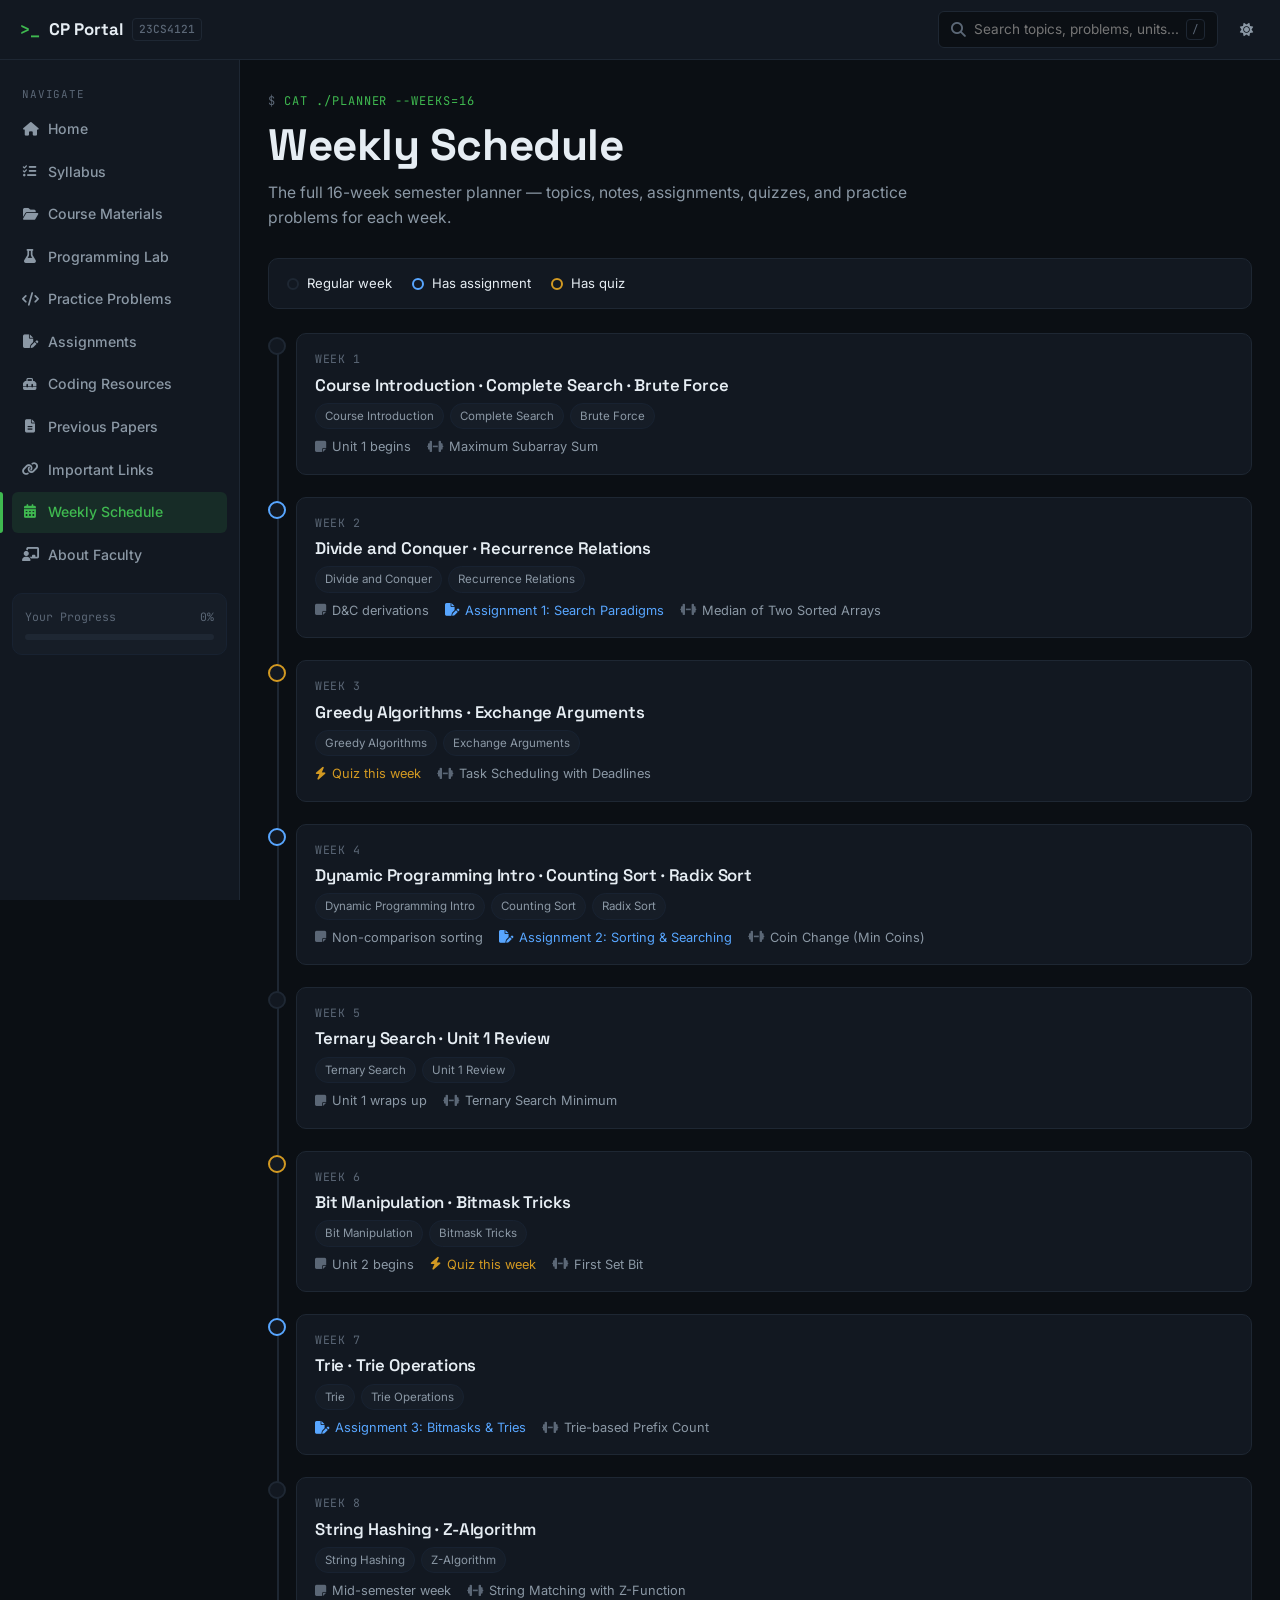
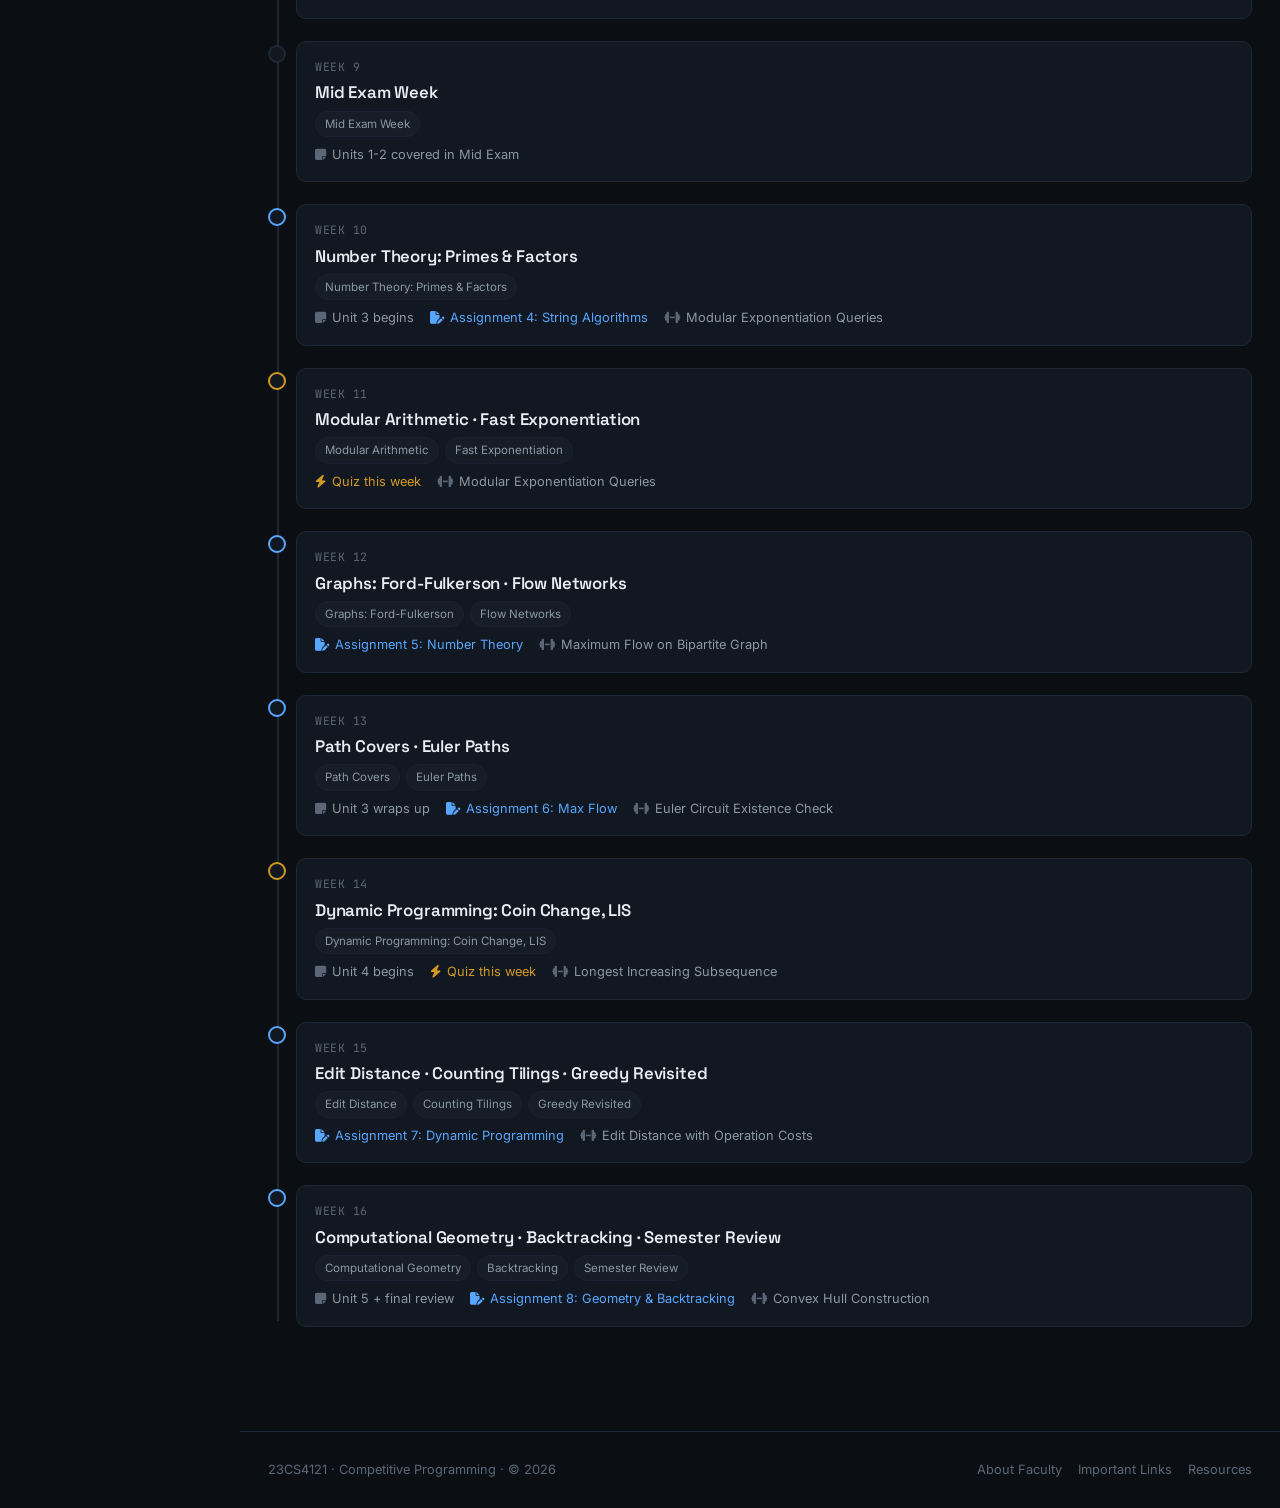
<file: planner.html>
<!DOCTYPE html>
<html lang="en">
<head>
<meta charset="UTF-8" />
<meta name="viewport" content="width=device-width, initial-scale=1.0" />
<title>Weekly Schedule · Competitive Programming Portal</title>
<link rel="stylesheet" href="css/styles.css" />
<link rel="stylesheet" href="https://cdnjs.cloudflare.com/ajax/libs/font-awesome/6.5.1/css/all.min.css" />
</head>
<body>

<div id="topbarRoot" class="topbar"></div>
<div id="sidebarRoot" class="sidebar"></div>

<div class="main-content">
  <div class="page-container">

    <div class="page-header reveal">
      <div class="page-eyebrow">cat ./planner --weeks=16</div>
      <h1>Weekly Schedule</h1>
      <p class="lede">The full 16-week semester planner — topics, notes, assignments, quizzes, and practice problems for each week.</p>
    </div>

    <div class="card reveal" style="padding:14px 18px; margin-bottom:24px; display:flex; gap:20px; flex-wrap:wrap; align-items:center;">
      <span style="display:flex;align-items:center;gap:8px;font-size:0.82rem;"><span style="width:12px;height:12px;border-radius:50%;border:2px solid var(--panel-border);display:inline-block;"></span> Regular week</span>
      <span style="display:flex;align-items:center;gap:8px;font-size:0.82rem;"><span style="width:12px;height:12px;border-radius:50%;border:2px solid var(--info);display:inline-block;"></span> Has assignment</span>
      <span style="display:flex;align-items:center;gap:8px;font-size:0.82rem;"><span style="width:12px;height:12px;border-radius:50%;border:2px solid var(--pending);display:inline-block;"></span> Has quiz</span>
    </div>

    <div class="timeline reveal" id="plannerTimeline"></div>

  </div>

  <div id="footerRoot" class="site-footer"></div>
</div>

<script src="js/app.js"></script>
<script src="js/planner.js"></script>
</body>
</html>
</file>
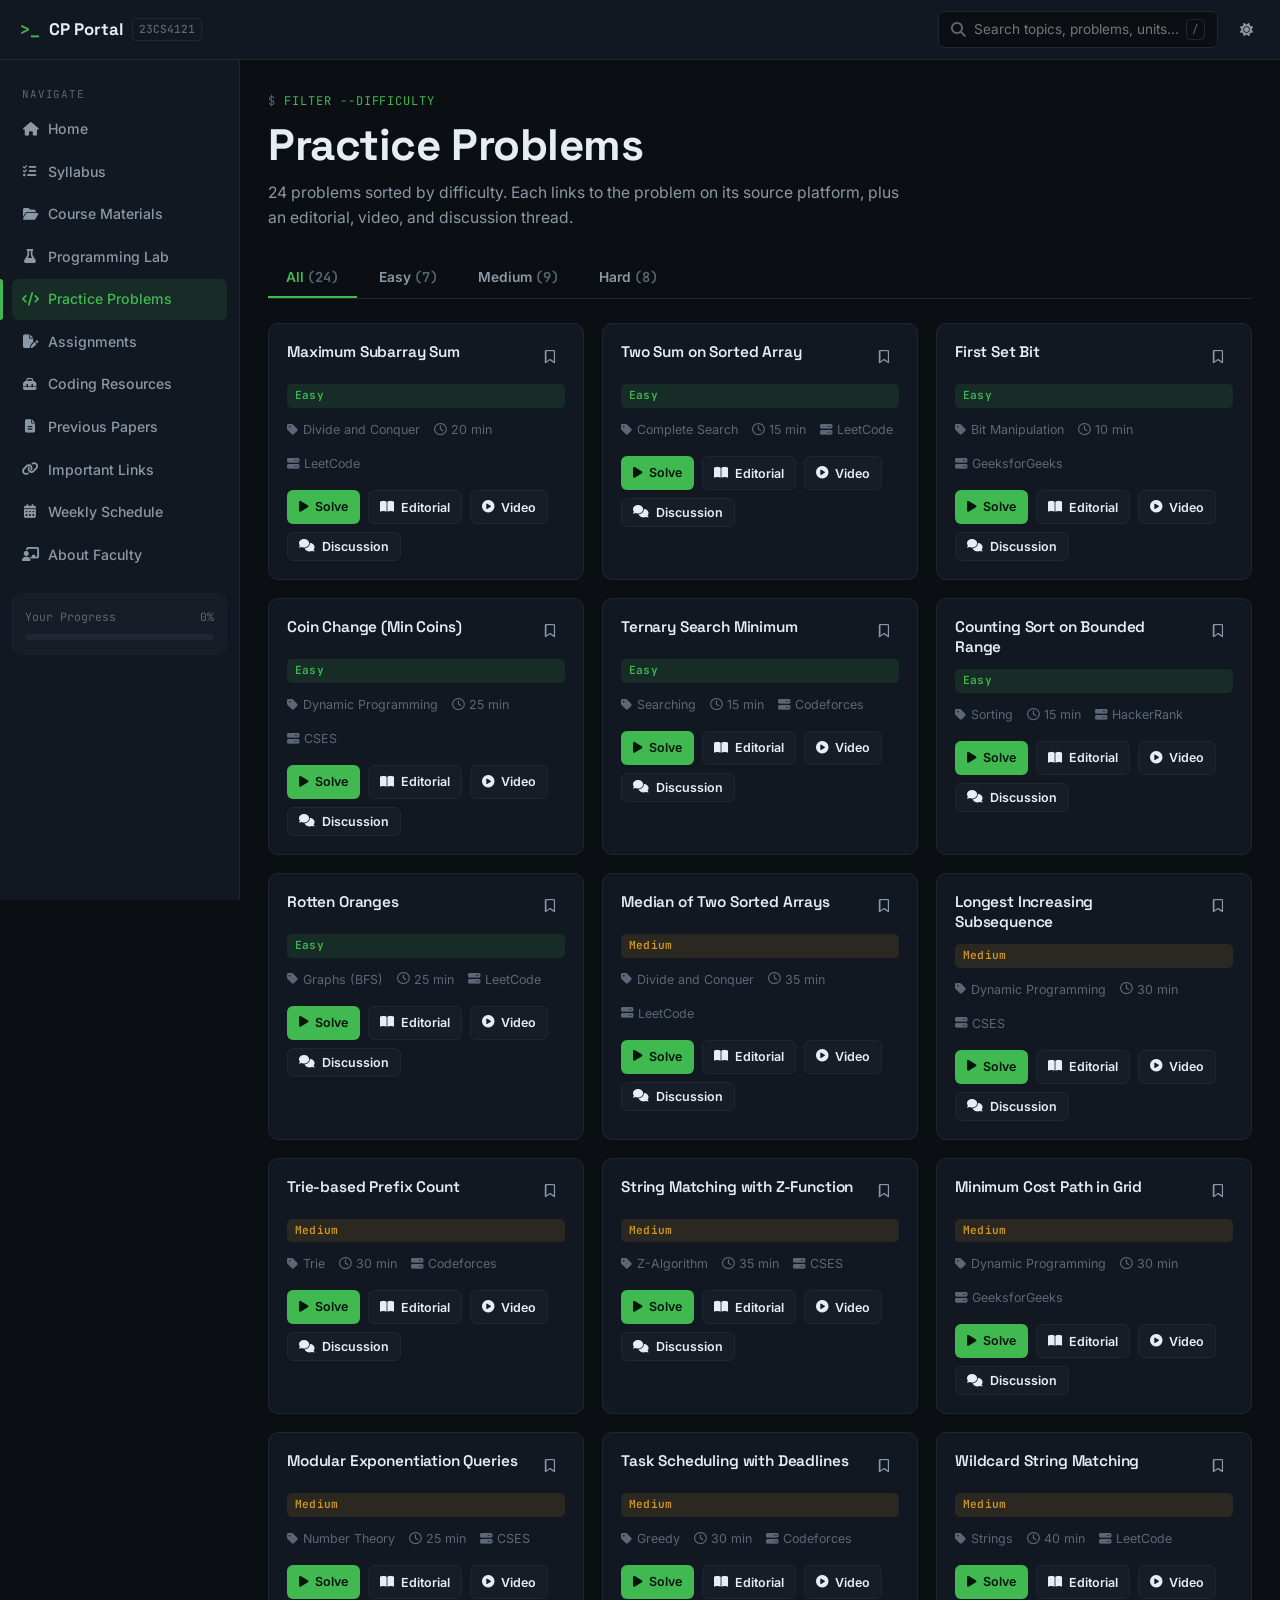
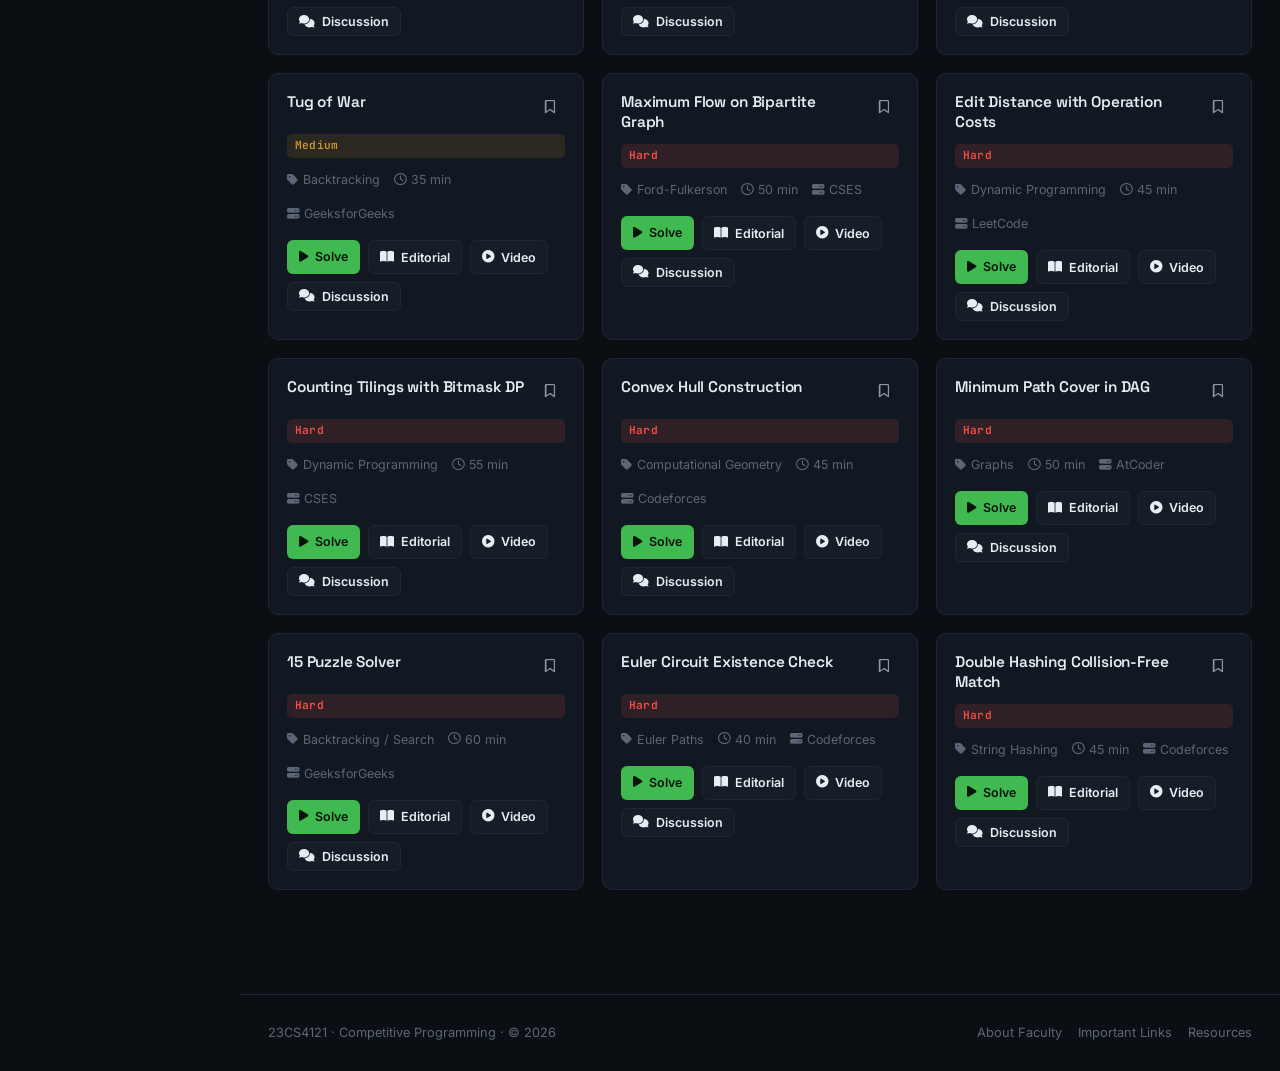
<file: practice.html>
<!DOCTYPE html>
<html lang="en">
<head>
<meta charset="UTF-8" />
<meta name="viewport" content="width=device-width, initial-scale=1.0" />
<title>Practice Problems · Competitive Programming Portal</title>
<link rel="stylesheet" href="css/styles.css" />
<link rel="stylesheet" href="https://cdnjs.cloudflare.com/ajax/libs/font-awesome/6.5.1/css/all.min.css" />
</head>
<body>

<div id="topbarRoot" class="topbar"></div>
<div id="sidebarRoot" class="sidebar"></div>

<div class="main-content">
  <div class="page-container">

    <div class="page-header reveal">
      <div class="page-eyebrow">filter --difficulty</div>
      <h1>Practice Problems</h1>
      <p class="lede">24 problems sorted by difficulty. Each links to the problem on its source platform, plus an editorial, video, and discussion thread.</p>
    </div>

    <div class="tabs reveal" id="difficultyTabs">
      <button class="tab-btn active" data-diff="all">All <span class="text-faint mono" id="countAll"></span></button>
      <button class="tab-btn" data-diff="Easy">Easy <span class="text-faint mono" id="countEasy"></span></button>
      <button class="tab-btn" data-diff="Medium">Medium <span class="text-faint mono" id="countMedium"></span></button>
      <button class="tab-btn" data-diff="Hard">Hard <span class="text-faint mono" id="countHard"></span></button>
    </div>

    <div class="grid grid-3 reveal" id="practiceGrid"></div>

  </div>

  <div id="footerRoot" class="site-footer"></div>
</div>

<script src="js/app.js"></script>
<script src="js/practice.js"></script>
</body>
</html>
</file>
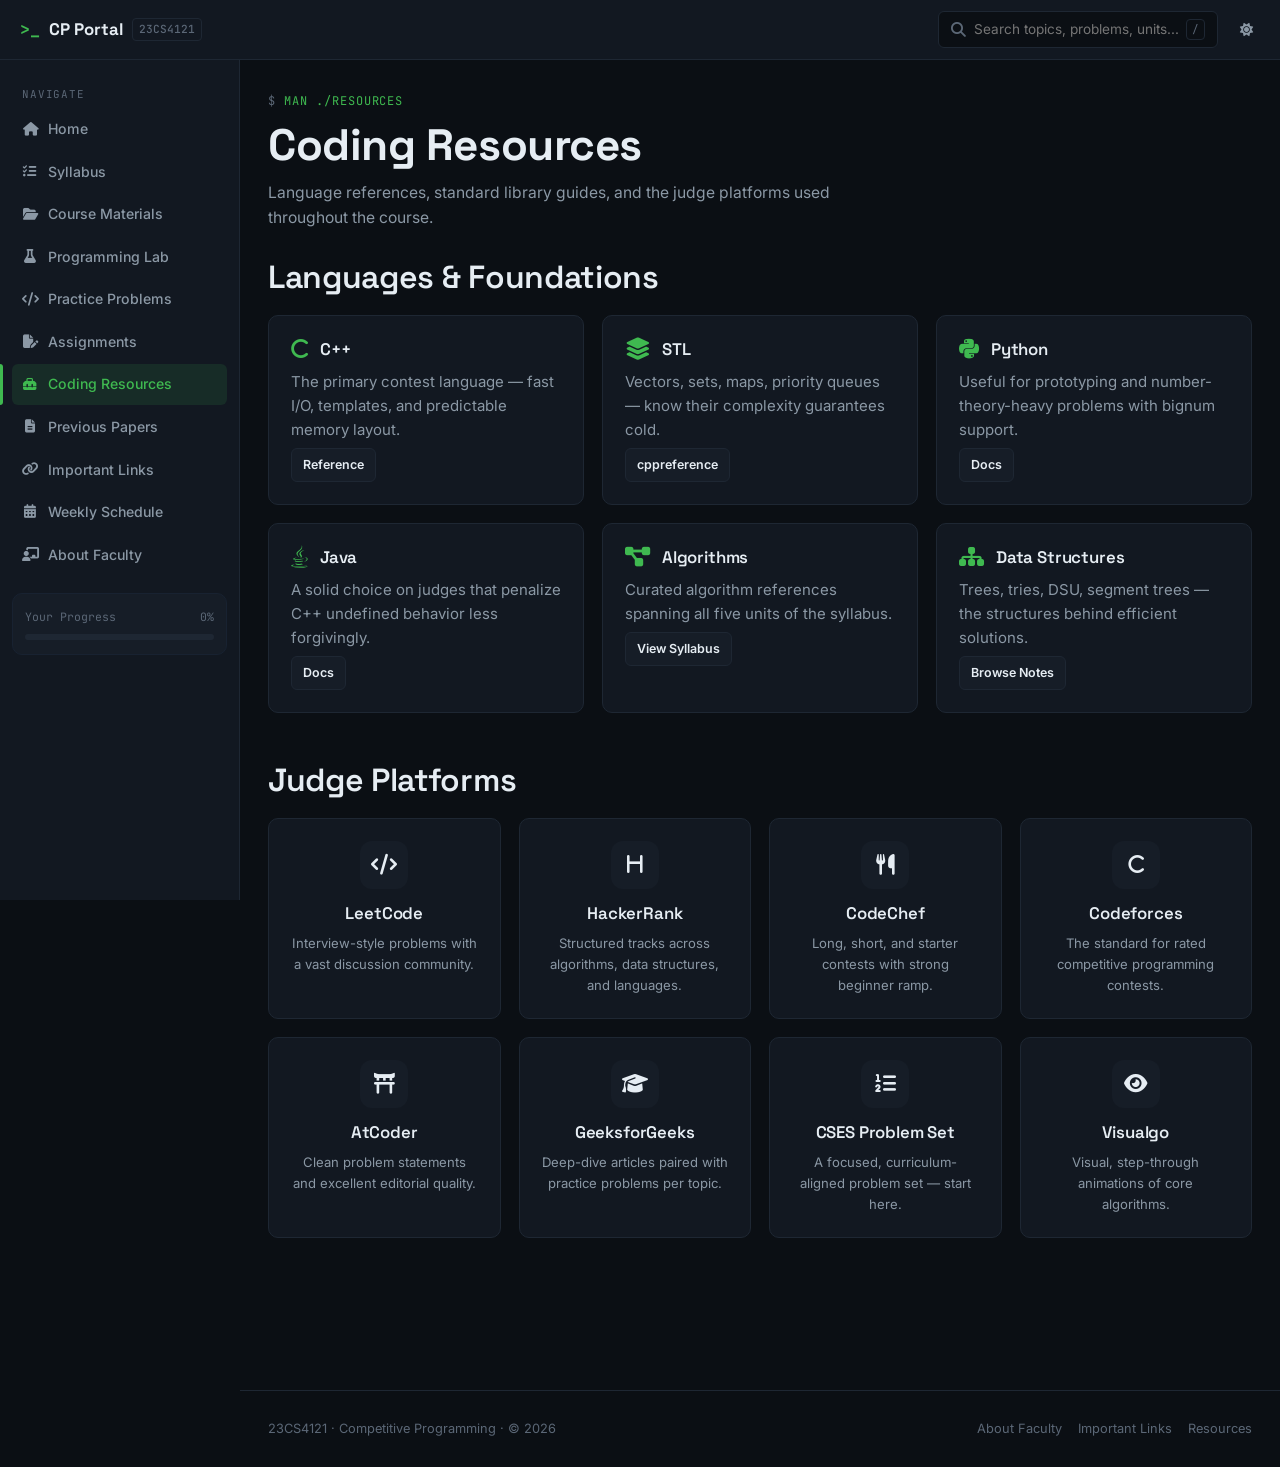
<file: resources.html>
<!DOCTYPE html>
<html lang="en">
<head>
<meta charset="UTF-8" />
<meta name="viewport" content="width=device-width, initial-scale=1.0" />
<title>Coding Resources · Competitive Programming Portal</title>
<link rel="stylesheet" href="css/styles.css" />
<link rel="stylesheet" href="https://cdnjs.cloudflare.com/ajax/libs/font-awesome/6.5.1/css/all.min.css" />
</head>
<body>

<div id="topbarRoot" class="topbar"></div>
<div id="sidebarRoot" class="sidebar"></div>

<div class="main-content">
  <div class="page-container">

    <div class="page-header reveal">
      <div class="page-eyebrow">man ./resources</div>
      <h1>Coding Resources</h1>
      <p class="lede">Language references, standard library guides, and the judge platforms used throughout the course.</p>
    </div>

    <div class="section reveal">
      <div class="section-head"><h2>Languages & Foundations</h2></div>
      <div class="grid grid-3">
        <div class="card lang-card">
          <div class="lang-card-head"><i class="fa-solid fa-c lang-icon"></i><h4>C++</h4></div>
          <p>The primary contest language — fast I/O, templates, and predictable memory layout.</p>
          <div class="material-actions"><a href="https://cplusplus.com/reference/" target="_blank" rel="noopener" class="btn btn-secondary btn-sm">Reference</a></div>
        </div>
        <div class="card lang-card">
          <div class="lang-card-head"><i class="fa-solid fa-layer-group lang-icon"></i><h4>STL</h4></div>
          <p>Vectors, sets, maps, priority queues — know their complexity guarantees cold.</p>
          <div class="material-actions"><a href="https://en.cppreference.com/w/cpp/container" target="_blank" rel="noopener" class="btn btn-secondary btn-sm">cppreference</a></div>
        </div>
        <div class="card lang-card">
          <div class="lang-card-head"><i class="fa-brands fa-python lang-icon"></i><h4>Python</h4></div>
          <p>Useful for prototyping and number-theory-heavy problems with bignum support.</p>
          <div class="material-actions"><a href="https://docs.python.org/3/" target="_blank" rel="noopener" class="btn btn-secondary btn-sm">Docs</a></div>
        </div>
        <div class="card lang-card">
          <div class="lang-card-head"><i class="fa-brands fa-java lang-icon"></i><h4>Java</h4></div>
          <p>A solid choice on judges that penalize C++ undefined behavior less forgivingly.</p>
          <div class="material-actions"><a href="https://docs.oracle.com/en/java/" target="_blank" rel="noopener" class="btn btn-secondary btn-sm">Docs</a></div>
        </div>
        <div class="card lang-card">
          <div class="lang-card-head"><i class="fa-solid fa-diagram-project lang-icon"></i><h4>Algorithms</h4></div>
          <p>Curated algorithm references spanning all five units of the syllabus.</p>
          <div class="material-actions"><a href="syllabus.html" class="btn btn-secondary btn-sm">View Syllabus</a></div>
        </div>
        <div class="card lang-card">
          <div class="lang-card-head"><i class="fa-solid fa-sitemap lang-icon"></i><h4>Data Structures</h4></div>
          <p>Trees, tries, DSU, segment trees — the structures behind efficient solutions.</p>
          <div class="material-actions"><a href="materials.html" class="btn btn-secondary btn-sm">Browse Notes</a></div>
        </div>
      </div>
    </div>

    <div class="section reveal">
      <div class="section-head"><h2>Judge Platforms</h2></div>
      <div class="grid grid-4" id="platformGrid"></div>
    </div>

  </div>

  <div id="footerRoot" class="site-footer"></div>
</div>

<script src="js/app.js"></script>
<script src="js/resources.js"></script>
</body>
</html>
</file>
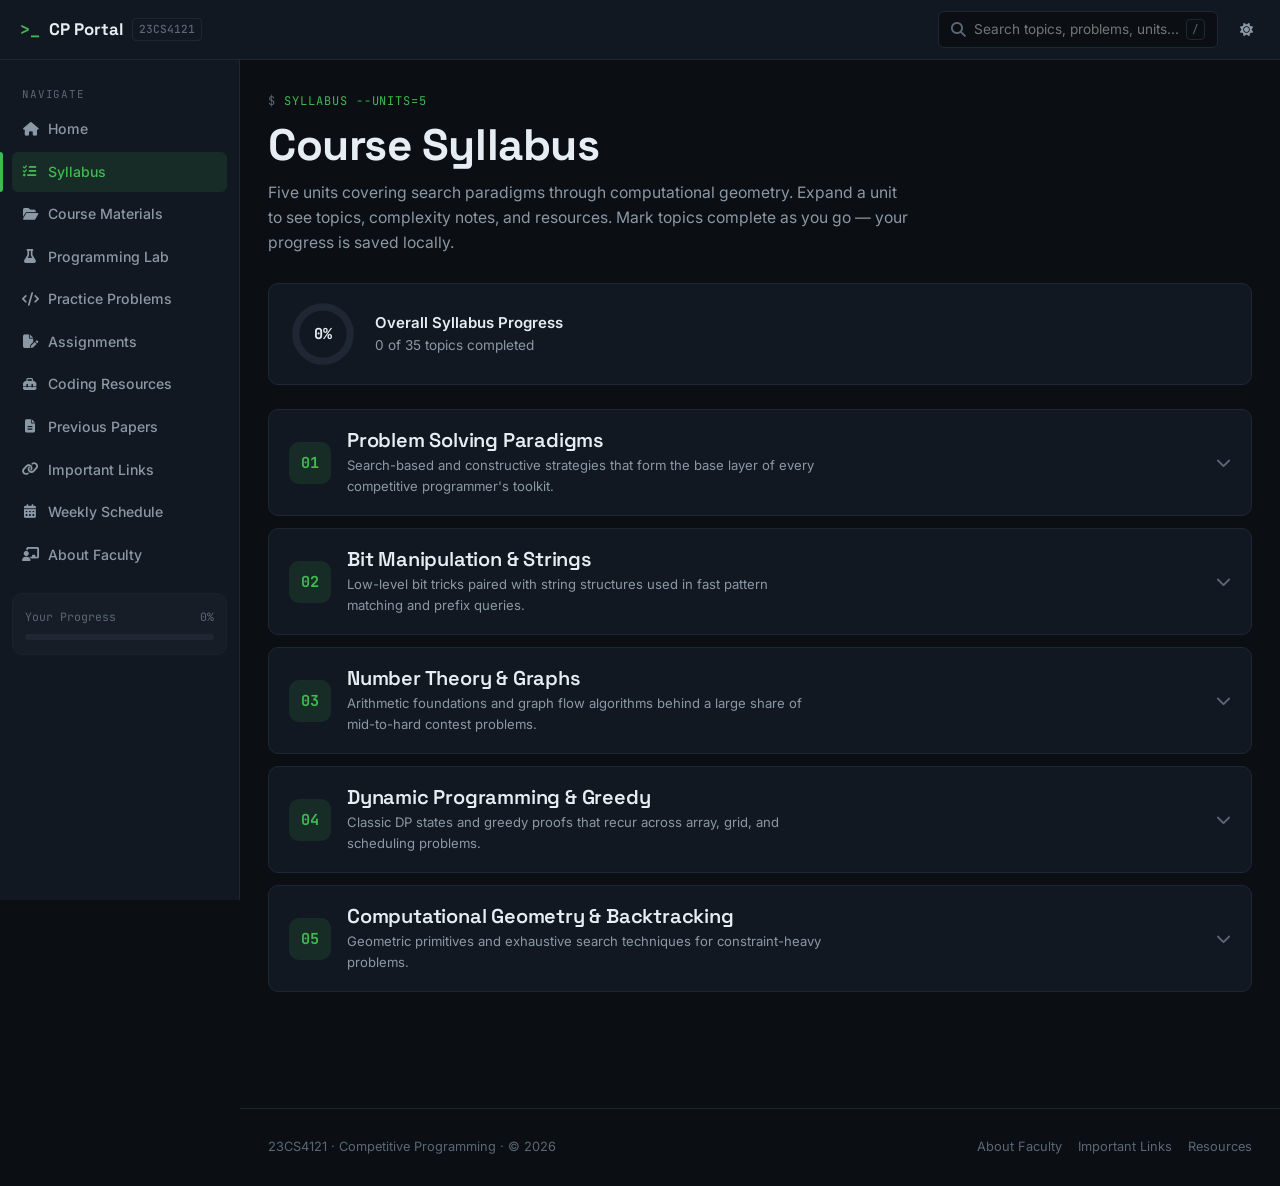
<file: syllabus.html>
<!DOCTYPE html>
<html lang="en">
<head>
<meta charset="UTF-8" />
<meta name="viewport" content="width=device-width, initial-scale=1.0" />
<title>Syllabus · Competitive Programming Portal</title>
<link rel="stylesheet" href="css/styles.css" />
<link rel="stylesheet" href="https://cdnjs.cloudflare.com/ajax/libs/font-awesome/6.5.1/css/all.min.css" />
</head>
<body>

<div id="topbarRoot" class="topbar"></div>
<div id="sidebarRoot" class="sidebar"></div>

<div class="main-content">
  <div class="page-container">

    <div class="page-header reveal">
      <div class="page-eyebrow">syllabus --units=5</div>
      <h1>Course Syllabus</h1>
      <p class="lede">Five units covering search paradigms through computational geometry. Expand a unit to see topics, complexity notes, and resources. Mark topics complete as you go — your progress is saved locally.</p>
    </div>

    <div class="card reveal" style="padding:18px 22px; margin-bottom:24px; display:flex; align-items:center; gap:20px; flex-wrap:wrap;">
      <div class="progress-circle-wrap" style="width:64px;height:64px;">
        <svg viewBox="0 0 80 80" width="64" height="64">
          <circle class="progress-circle-bg" cx="40" cy="40" r="34" />
          <circle class="progress-circle-fill" id="overallCircle" cx="40" cy="40" r="34" stroke-dasharray="213.6" stroke-dashoffset="213.6" />
        </svg>
        <div class="progress-circle-label"><span class="pct" id="overallPct" style="font-size:0.95rem;">0%</span></div>
      </div>
      <div>
        <div style="font-weight:600;">Overall Syllabus Progress</div>
        <div class="text-dim" style="font-size:0.85rem;" id="overallProgressText">0 of 0 topics completed</div>
      </div>
    </div>

    <div id="syllabusAccordion" class="reveal"></div>

  </div>

  <div id="footerRoot" class="site-footer"></div>
</div>

<script src="js/app.js"></script>
<script src="js/syllabus.js"></script>
</body>
</html>
</file>
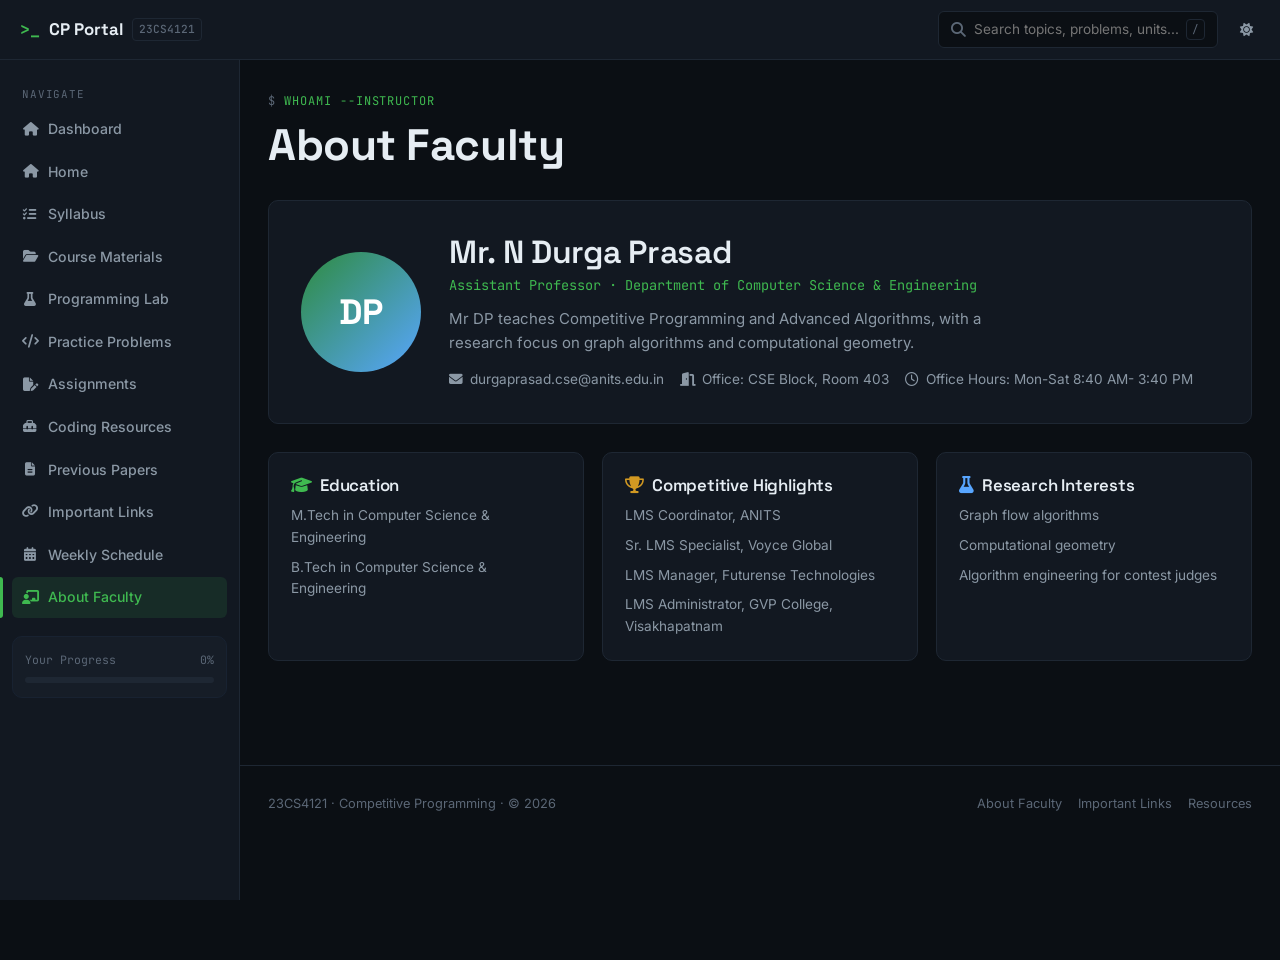
<file: competitive-programming/faculty.html>
<!DOCTYPE html>
<html lang="en">
<head>
<meta charset="UTF-8" />
<meta name="viewport" content="width=device-width, initial-scale=1.0" />
<title>About Faculty · Competitive Programming Portal</title>
<link rel="stylesheet" href="css/styles.css" />
<link rel="stylesheet" href="https://cdnjs.cloudflare.com/ajax/libs/font-awesome/6.5.1/css/all.min.css" />
</head>
<body>

<div id="topbarRoot" class="topbar"></div>
<div id="sidebarRoot" class="sidebar"></div>

<div class="main-content">
  <div class="page-container">

    <div class="page-header reveal">
      <div class="page-eyebrow">whoami --instructor</div>
      <h1>About Faculty</h1>
    </div>

    <div class="card faculty-hero reveal">
      <div class="faculty-avatar">DP</div>
      <div class="faculty-info">
        <h2>Mr. N Durga Prasad</h2>
        <div class="role">Assistant Professor · Department of Computer Science & Engineering</div>
        <p style="max-width:560px;">Mr DP teaches Competitive Programming and Advanced Algorithms, with a research focus on graph algorithms and computational geometry.</p>
        <div class="faculty-contact">
          <a href="mailto:durgaprasad.cse@anits.edu.in"><i class="fa-solid fa-envelope"></i> durgaprasad.cse@anits.edu.in</a>
          <a href="#"><i class="fa-solid fa-door-open"></i> Office: CSE Block, Room 403</a>
          <a href="#"><i class="fa-regular fa-clock"></i> Office Hours: Mon-Sat 8:40 AM- 3:40 PM</a>
        </div>
      </div>
    </div>

    <div class="grid grid-3 reveal" style="margin-top:28px;">
      <div class="card" style="padding:22px;">
        <h4 style="margin-bottom:10px;"><i class="fa-solid fa-graduation-cap" style="color:var(--ac);margin-right:8px;"></i>Education</h4>
        <ul style="display:flex;flex-direction:column;gap:8px;font-size:0.85rem;color:var(--text-dim);">
          <!-- <li>Ph.D. in Computer Science — Graph Algorithms</li> -->
          <li>M.Tech in Computer Science & Engineering</li>
          <li>B.Tech in Computer Science & Engineering</li>
        </ul>
      </div>
      <div class="card" style="padding:22px;">
        <h4 style="margin-bottom:10px;"><i class="fa-solid fa-trophy" style="color:var(--pending);margin-right:8px;"></i>Competitive Highlights</h4>
        <ul style="display:flex;flex-direction:column;gap:8px;font-size:0.85rem;color:var(--text-dim);">
          <li>LMS Coordinator, ANITS</li>
          <li>Sr. LMS Specialist, Voyce Global</li>
          <li>LMS Manager, Futurense Technologies</li>
          <li>LMS Administrator, GVP College, Visakhapatnam</li>
        </ul>
      </div>
      <div class="card" style="padding:22px;">
        <h4 style="margin-bottom:10px;"><i class="fa-solid fa-flask" style="color:var(--info);margin-right:8px;"></i>Research Interests</h4>
        <ul style="display:flex;flex-direction:column;gap:8px;font-size:0.85rem;color:var(--text-dim);">
          <li>Graph flow algorithms</li>
          <li>Computational geometry</li>
          <li>Algorithm engineering for contest judges</li>
        </ul>
      </div>
    </div>

  </div>

  <div id="footerRoot" class="site-footer"></div>
</div>

<script src="js/app.js"></script>
<script>
  document.addEventListener('DOMContentLoaded', () => window.CPPortal.initLayout('faculty.html'));
</script>
</body>
</html>
</file>
<file: css/landing.css>
/* ==========================================================================
   LANDING PAGE — Course Tile Hub
   Shares the design language of the Competitive Programming portal
   (judge/terminal aesthetic, same tokens) so the hub and the course
   portals it links to feel like one coherent product.
   ========================================================================== */

@import url('https://fonts.googleapis.com/css2?family=Space+Grotesk:wght@400;500;600;700&family=Inter:wght@400;500;600;700&family=JetBrains+Mono:wght@400;500;600;700&display=swap');

:root {
  --bg: #0B0F14;
  --bg-raised: #121821;
  --bg-overlay: #161D27;
  --panel: #121821;
  --panel-border: #1E2733;
  --panel-border-soft: #182231;
  --text: #E6EDF3;
  --text-dim: #8B98A5;
  --text-faint: #5B6776;

  --ac: #3FB950;
  --ac-dim: #2E8B3F;
  --ac-bg: rgba(63, 185, 80, 0.12);
  --pending: #D29922;
  --pending-bg: rgba(210, 153, 34, 0.12);
  --wa: #F85149;
  --wa-bg: rgba(248, 81, 73, 0.12);
  --info: #58A6FF;
  --info-bg: rgba(88, 166, 255, 0.12);

  --font-display: 'Space Grotesk', sans-serif;
  --font-body: 'Inter', sans-serif;
  --font-mono: 'JetBrains Mono', monospace;

  --radius-sm: 6px;
  --radius-md: 10px;
  --radius-lg: 16px;
  --topbar-h: 60px;
  --max-w: 1180px;

  --shadow-md: 0 4px 16px rgba(0,0,0,0.35);
  --shadow-lg: 0 12px 40px rgba(0,0,0,0.45);
  --transition: 180ms cubic-bezier(0.4, 0, 0.2, 1);
}

[data-theme="light"] {
  --bg: #F6F8FA;
  --bg-raised: #FFFFFF;
  --bg-overlay: #FFFFFF;
  --panel: #FFFFFF;
  --panel-border: #D8DEE4;
  --panel-border-soft: #E5E9ED;
  --text: #1B2330;
  --text-dim: #57606A;
  --text-faint: #8B98A5;

  --ac: #1A7F37;
  --ac-dim: #166A2E;
  --ac-bg: rgba(26, 127, 55, 0.10);
  --pending: #9A6700;
  --pending-bg: rgba(154, 103, 0, 0.10);
  --wa: #CF222E;
  --wa-bg: rgba(207, 34, 46, 0.10);
  --info: #0969DA;
  --info-bg: rgba(9, 105, 218, 0.10);

  --shadow-md: 0 4px 16px rgba(27,35,48,0.08);
  --shadow-lg: 0 12px 32px rgba(27,35,48,0.12);
}

* { margin: 0; padding: 0; box-sizing: border-box; }
html { scroll-behavior: smooth; }
body {
  background: var(--bg);
  color: var(--text);
  font-family: var(--font-body);
  font-size: 15px;
  line-height: 1.6;
  -webkit-font-smoothing: antialiased;
  transition: background var(--transition), color var(--transition);
  min-height: 100vh;
}
a { color: inherit; text-decoration: none; }
button { font-family: inherit; cursor: pointer; border: none; background: none; color: inherit; }

@media (prefers-reduced-motion: reduce) {
  *, *::before, *::after {
    animation-duration: 0.001ms !important;
    transition-duration: 0.001ms !important;
    scroll-behavior: auto !important;
  }
}
:focus-visible { outline: 2px solid var(--info); outline-offset: 2px; border-radius: 4px; }

h1, h2, h3 {
  font-family: var(--font-display);
  font-weight: 600;
  letter-spacing: -0.01em;
  line-height: 1.2;
  color: var(--text);
}
.mono { font-family: var(--font-mono); }

/* ---- Topbar ---- */
.topbar {
  position: sticky;
  top: 0;
  height: var(--topbar-h);
  background: var(--bg-raised);
  border-bottom: 1px solid var(--panel-border);
  display: flex;
  align-items: center;
  justify-content: space-between;
  padding: 0 24px;
  z-index: 100;
}
.topbar-left { display: flex; align-items: center; gap: 14px; }
.topbar-dots { display: flex; gap: 6px; }
.topbar-dots span { width: 10px; height: 10px; border-radius: 50%; display: inline-block; }
.topbar-dots span:nth-child(1) { background: var(--wa); }
.topbar-dots span:nth-child(2) { background: var(--pending); }
.topbar-dots span:nth-child(3) { background: var(--ac); }
.brand {
  display: flex; align-items: center; gap: 9px;
  font-family: var(--font-display); font-weight: 700; font-size: 1.05rem;
}
.brand .prompt-symbol { color: var(--ac); font-family: var(--font-mono); }
.icon-btn {
  width: 36px; height: 36px;
  display: flex; align-items: center; justify-content: center;
  border-radius: var(--radius-sm);
  color: var(--text-dim);
  transition: background var(--transition), color var(--transition);
}
.icon-btn:hover { background: var(--bg-overlay); color: var(--text); }

/* ---- Layout ---- */
.landing-main { min-height: calc(100vh - var(--topbar-h)); display: flex; flex-direction: column; }
.landing-container { max-width: var(--max-w); margin: 0 auto; padding: 48px 28px 24px; flex: 1; width: 100%; }

/* ---- Hero ---- */
.landing-hero { margin-bottom: 40px; max-width: 640px; }
.hero-tag {
  display: inline-flex; align-items: center; gap: 8px;
  font-family: var(--font-mono); font-size: 0.78rem;
  color: var(--ac); background: var(--ac-bg);
  padding: 5px 12px; border-radius: 20px; margin-bottom: 18px;
}
.hero-tag .dot { width: 6px; height: 6px; border-radius: 50%; background: var(--ac); animation: pulse-dot 2s infinite; }
@keyframes pulse-dot { 0%, 100% { opacity: 1; } 50% { opacity: 0.3; } }
.landing-hero h1 { font-size: clamp(2rem, 4vw, 2.75rem); font-weight: 700; margin-bottom: 12px; }
.hero-desc { color: var(--text-dim); font-size: 1.02rem; }

/* ---- Badges (subset reused from main portal) ---- */
.badge {
  display: inline-flex; align-items: center; gap: 5px;
  font-family: var(--font-mono); font-size: 0.7rem; font-weight: 600;
  padding: 3px 8px; border-radius: 5px; letter-spacing: 0.02em;
}
.badge-ac { background: var(--ac-bg); color: var(--ac); }
.badge-pending { background: var(--pending-bg); color: var(--pending); }

/* ---- Tiles grid ---- */
.tiles-grid {
  display: grid;
  grid-template-columns: repeat(auto-fill, minmax(280px, 1fr));
  gap: 20px;
}

.course-tile {
  background: var(--panel);
  border: 1px solid var(--panel-border);
  border-radius: var(--radius-lg);
  padding: 24px;
  display: flex;
  flex-direction: column;
  gap: 12px;
  position: relative;
  transition: border-color var(--transition), transform var(--transition), box-shadow var(--transition);
  min-height: 220px;
}

.course-tile.live {
  cursor: pointer;
}
.course-tile.live:hover {
  border-color: var(--ac);
  transform: translateY(-3px);
  box-shadow: var(--shadow-lg);
}
.course-tile.live:hover .tile-footer i { transform: translateX(3px); }
.course-tile.live::before {
  content: '';
  position: absolute;
  inset: 0;
  border-radius: var(--radius-lg);
  padding: 1px;
  background: linear-gradient(135deg, var(--ac-dim), transparent 40%);
  -webkit-mask: linear-gradient(#fff 0 0) content-box, linear-gradient(#fff 0 0);
  -webkit-mask-composite: xor;
  mask-composite: exclude;
  pointer-events: none;
  opacity: 0.6;
}

.course-tile.upcoming {
  opacity: 0.6;
  cursor: not-allowed;
}
.course-tile.upcoming .tile-icon { background: var(--bg-overlay); color: var(--text-faint); }

.tile-top { display: flex; align-items: flex-start; justify-content: space-between; }
.tile-icon {
  width: 42px; height: 42px;
  border-radius: 10px;
  display: flex; align-items: center; justify-content: center;
  background: var(--ac-bg);
  color: var(--ac);
  font-size: 1.1rem;
}
.course-tile h3 { font-size: 1.1rem; }
.tile-code { font-size: 0.74rem; color: var(--text-faint); }
.tile-desc { font-size: 0.85rem; color: var(--text-dim); flex: 1; }
.tile-meta-row { display: flex; gap: 16px; font-size: 0.78rem; color: var(--text-faint); }
.tile-meta-row span { display: flex; align-items: center; gap: 6px; }
.tile-footer {
  display: flex; align-items: center; justify-content: space-between;
  margin-top: 6px; padding-top: 14px;
  border-top: 1px solid var(--panel-border-soft);
  font-size: 0.82rem; font-weight: 600;
  color: var(--text-dim);
}
.course-tile.live .tile-footer { color: var(--ac); }
.tile-footer i { transition: transform var(--transition); font-size: 0.78rem; }

/* ---- Add-tile (faculty extension hint) ---- */
.add-tile {
  border-style: dashed;
  align-items: center;
  justify-content: center;
  cursor: default;
  min-height: 220px;
}
.add-tile-inner {
  display: flex; flex-direction: column; align-items: center; gap: 10px;
  color: var(--text-faint);
  font-size: 0.85rem;
  text-align: center;
}
.add-tile-inner i { font-size: 1.3rem; }

/* ---- Footer ---- */
.landing-footer {
  border-top: 1px solid var(--panel-border);
  padding: 22px 28px;
  text-align: center;
  font-size: 0.8rem;
  color: var(--text-faint);
}

/* ---- Scroll reveal ---- */
.reveal { opacity: 0; transform: translateY(16px); transition: opacity 500ms ease, transform 500ms ease; }
.reveal.in-view { opacity: 1; transform: translateY(0); }

/* ---- Responsive ---- */
@media (max-width: 600px) {
  .landing-container { padding: 32px 18px 16px; }
  .tiles-grid { grid-template-columns: 1fr; }
  .topbar { padding: 0 16px; }
}
</file>
<file: competitive-programming/css/styles.css>
/* ==========================================================================
   COMPETITIVE PROGRAMMING PORTAL — DESIGN SYSTEM
   Aesthetic: online-judge / terminal. Verdict colors (AC green, WA red,
   pending amber) are reserved for status & difficulty — never decoration.
   Monospace is used structurally (nav, stats, unit numbers) not just code.
   ========================================================================== */

/* ---- Font imports ---- */
@import url('https://fonts.googleapis.com/css2?family=Space+Grotesk:wght@400;500;600;700&family=Inter:wght@400;500;600;700&family=JetBrains+Mono:wght@400;500;600;700&display=swap');

/* ---- Design tokens ---- */
:root {
  /* Dark theme (default) */
  --bg: #0B0F14;
  --bg-raised: #121821;
  --bg-overlay: #161D27;
  --panel: #121821;
  --panel-border: #1E2733;
  --panel-border-soft: #182231;
  --text: #E6EDF3;
  --text-dim: #8B98A5;
  --text-faint: #5B6776;

  /* Signature verdict palette */
  --ac: #3FB950;        /* Accepted / Easy / Success */
  --ac-dim: #2E8B3F;
  --ac-bg: rgba(63, 185, 80, 0.12);
  --pending: #D29922;    /* Pending / Medium / Warning */
  --pending-bg: rgba(210, 153, 34, 0.12);
  --wa: #F85149;         /* Wrong Answer / Hard / Danger */
  --wa-bg: rgba(248, 81, 73, 0.12);
  --info: #58A6FF;       /* Links / informational accent */
  --info-bg: rgba(88, 166, 255, 0.12);

  /* Type */
  --font-display: 'Space Grotesk', sans-serif;
  --font-body: 'Inter', sans-serif;
  --font-mono: 'JetBrains Mono', monospace;

  /* Layout */
  --radius-sm: 6px;
  --radius-md: 10px;
  --radius-lg: 16px;
  --sidebar-w: 240px;
  --topbar-h: 60px;
  --max-w: 1280px;

  --shadow-sm: 0 1px 2px rgba(0,0,0,0.4);
  --shadow-md: 0 4px 16px rgba(0,0,0,0.35);
  --shadow-lg: 0 12px 40px rgba(0,0,0,0.45);

  --transition: 180ms cubic-bezier(0.4, 0, 0.2, 1);
}

[data-theme="light"] {
  --bg: #F6F8FA;
  --bg-raised: #FFFFFF;
  --bg-overlay: #FFFFFF;
  --panel: #FFFFFF;
  --panel-border: #D8DEE4;
  --panel-border-soft: #E5E9ED;
  --text: #1B2330;
  --text-dim: #57606A;
  --text-faint: #8B98A5;

  --ac: #1A7F37;
  --ac-dim: #166A2E;
  --ac-bg: rgba(26, 127, 55, 0.10);
  --pending: #9A6700;
  --pending-bg: rgba(154, 103, 0, 0.10);
  --wa: #CF222E;
  --wa-bg: rgba(207, 34, 46, 0.10);
  --info: #0969DA;
  --info-bg: rgba(9, 105, 218, 0.10);

  --shadow-sm: 0 1px 2px rgba(27,35,48,0.06);
  --shadow-md: 0 4px 16px rgba(27,35,48,0.08);
  --shadow-lg: 0 12px 32px rgba(27,35,48,0.12);
}

/* ---- Reset ---- */
* { margin: 0; padding: 0; box-sizing: border-box; }
html { scroll-behavior: smooth; }
body {
  background: var(--bg);
  color: var(--text);
  font-family: var(--font-body);
  font-size: 15px;
  line-height: 1.6;
  -webkit-font-smoothing: antialiased;
  transition: background var(--transition), color var(--transition);
  min-height: 100vh;
}
img { max-width: 100%; display: block; }
a { color: inherit; text-decoration: none; }
ul, ol { list-style: none; }
button { font-family: inherit; cursor: pointer; border: none; background: none; color: inherit; }
input, select, textarea { font-family: inherit; }

@media (prefers-reduced-motion: reduce) {
  *, *::before, *::after {
    animation-duration: 0.001ms !important;
    animation-iteration-count: 1 !important;
    transition-duration: 0.001ms !important;
    scroll-behavior: auto !important;
  }
}

:focus-visible {
  outline: 2px solid var(--info);
  outline-offset: 2px;
  border-radius: 4px;
}

/* ---- Typography ---- */
h1, h2, h3, h4 {
  font-family: var(--font-display);
  font-weight: 600;
  letter-spacing: -0.01em;
  line-height: 1.2;
  color: var(--text);
}
h1 { font-size: clamp(2rem, 4vw, 2.75rem); font-weight: 700; }
h2 { font-size: clamp(1.5rem, 3vw, 2rem); }
h3 { font-size: 1.25rem; }
h4 { font-size: 1.05rem; }
p { color: var(--text-dim); }
.mono { font-family: var(--font-mono); }
.text-dim { color: var(--text-dim); }
.text-faint { color: var(--text-faint); }

/* ---- Layout shell ---- */
.app-shell {
  display: flex;
  min-height: 100vh;
}

/* Top bar — styled like a terminal title bar */
.topbar {
  position: fixed;
  top: 0; left: 0; right: 0;
  height: var(--topbar-h);
  background: var(--bg-raised);
  border-bottom: 1px solid var(--panel-border);
  display: flex;
  align-items: center;
  justify-content: space-between;
  padding: 0 16px 0 20px;
  z-index: 200;
}
.topbar-left { display: flex; align-items: center; gap: 14px; }
.topbar-dots { display: flex; gap: 6px; }
.topbar-dots span {
  width: 10px; height: 10px; border-radius: 50%;
  display: inline-block;
}
.topbar-dots span:nth-child(1) { background: var(--wa); }
.topbar-dots span:nth-child(2) { background: var(--pending); }
.topbar-dots span:nth-child(3) { background: var(--ac); }

.brand {
  display: flex;
  align-items: center;
  gap: 9px;
  font-family: var(--font-display);
  font-weight: 700;
  font-size: 1.05rem;
  color: var(--text);
}
.brand .prompt-symbol {
  color: var(--ac);
  font-family: var(--font-mono);
}
.brand .course-code {
  font-family: var(--font-mono);
  font-size: 0.7rem;
  font-weight: 500;
  color: var(--text-faint);
  border: 1px solid var(--panel-border);
  border-radius: 4px;
  padding: 2px 6px;
}

.topbar-right { display: flex; align-items: center; gap: 10px; }

.icon-btn {
  width: 36px; height: 36px;
  display: flex; align-items: center; justify-content: center;
  border-radius: var(--radius-sm);
  color: var(--text-dim);
  transition: background var(--transition), color var(--transition);
}
.icon-btn:hover { background: var(--bg-overlay); color: var(--text); }

.hamburger { display: none; }

/* Search bar in topbar */
.topbar-search {
  display: flex;
  align-items: center;
  gap: 8px;
  background: var(--bg);
  border: 1px solid var(--panel-border);
  border-radius: var(--radius-sm);
  padding: 7px 12px;
  width: 280px;
  color: var(--text-faint);
  transition: border-color var(--transition);
}
.topbar-search:focus-within { border-color: var(--info); }
.topbar-search input {
  background: none;
  border: none;
  color: var(--text);
  font-size: 0.85rem;
  width: 100%;
  outline: none;
}
.topbar-search .kbd-hint {
  font-family: var(--font-mono);
  font-size: 0.68rem;
  border: 1px solid var(--panel-border);
  border-radius: 4px;
  padding: 1px 5px;
  color: var(--text-faint);
  white-space: nowrap;
}

/* Sidebar (desktop) */
.sidebar {
  position: fixed;
  top: var(--topbar-h);
  left: 0;
  bottom: 0;
  width: var(--sidebar-w);
  background: var(--bg-raised);
  border-right: 1px solid var(--panel-border);
  overflow-y: auto;
  padding: 18px 12px 24px;
  z-index: 150;
}
.sidebar-section-label {
  font-family: var(--font-mono);
  font-size: 0.68rem;
  text-transform: uppercase;
  letter-spacing: 0.08em;
  color: var(--text-faint);
  padding: 8px 10px 6px;
}
.sidebar nav a {
  display: flex;
  align-items: center;
  gap: 10px;
  padding: 9px 10px;
  border-radius: var(--radius-sm);
  color: var(--text-dim);
  font-size: 0.88rem;
  font-weight: 500;
  margin-bottom: 2px;
  transition: background var(--transition), color var(--transition);
  position: relative;
}
.sidebar nav a i { width: 16px; text-align: center; font-size: 0.85rem; }
.sidebar nav a:hover { background: var(--bg-overlay); color: var(--text); }
.sidebar nav a.active {
  background: var(--ac-bg);
  color: var(--ac);
}
.sidebar nav a.active::before {
  content: '';
  position: absolute;
  left: -12px;
  top: 0; bottom: 0;
  width: 3px;
  background: var(--ac);
  border-radius: 0 3px 3px 0;
}

.sidebar-progress {
  margin-top: 18px;
  padding: 14px 12px;
  background: var(--bg-overlay);
  border: 1px solid var(--panel-border-soft);
  border-radius: var(--radius-md);
}
.sidebar-progress-label {
  font-size: 0.72rem;
  color: var(--text-faint);
  font-family: var(--font-mono);
  margin-bottom: 8px;
  display: flex;
  justify-content: space-between;
}
.progress-track {
  height: 6px;
  border-radius: 3px;
  background: var(--panel-border);
  overflow: hidden;
}
.progress-fill {
  height: 100%;
  background: linear-gradient(90deg, var(--ac-dim), var(--ac));
  border-radius: 3px;
  transition: width 500ms cubic-bezier(0.4, 0, 0.2, 1);
}

/* Main content */
.main-content {
  margin-left: var(--sidebar-w);
  margin-top: var(--topbar-h);
  flex: 1;
  width: calc(100% - var(--sidebar-w));
  min-height: calc(100vh - var(--topbar-h));
}

.page-container {
  max-width: var(--max-w);
  margin: 0 auto;
  padding: 32px 28px 64px;
}

.page-header {
  margin-bottom: 28px;
}
.page-eyebrow {
  font-family: var(--font-mono);
  font-size: 0.75rem;
  color: var(--ac);
  text-transform: uppercase;
  letter-spacing: 0.08em;
  margin-bottom: 8px;
  display: flex;
  align-items: center;
  gap: 8px;
}
.page-eyebrow::before { content: '$'; color: var(--text-faint); }
.page-header p.lede {
  margin-top: 8px;
  max-width: 640px;
  font-size: 0.98rem;
}

/* ---- Buttons ---- */
.btn {
  display: inline-flex;
  align-items: center;
  gap: 7px;
  padding: 9px 16px;
  border-radius: var(--radius-sm);
  font-size: 0.85rem;
  font-weight: 600;
  font-family: var(--font-body);
  transition: all var(--transition);
  border: 1px solid transparent;
  white-space: nowrap;
}
.btn-primary {
  background: var(--ac);
  color: #07140A;
}
.btn-primary:hover { background: var(--ac-dim); transform: translateY(-1px); }
.btn-secondary {
  background: var(--bg-overlay);
  color: var(--text);
  border-color: var(--panel-border);
}
.btn-secondary:hover { border-color: var(--text-faint); }
.btn-ghost {
  color: var(--text-dim);
  padding: 9px 12px;
}
.btn-ghost:hover { color: var(--text); }
.btn-sm { padding: 6px 11px; font-size: 0.78rem; }
.btn:disabled { opacity: 0.5; cursor: not-allowed; }

/* ---- Cards / panels ---- */
.card {
  background: var(--panel);
  border: 1px solid var(--panel-border);
  border-radius: var(--radius-md);
  transition: border-color var(--transition), transform var(--transition), box-shadow var(--transition);
}
.card-hover:hover {
  border-color: var(--text-faint);
  transform: translateY(-2px);
  box-shadow: var(--shadow-md);
}

/* Glass variant for hero/feature surfaces */
.glass {
  background: rgba(18, 24, 33, 0.6);
  backdrop-filter: blur(14px);
  -webkit-backdrop-filter: blur(14px);
  border: 1px solid rgba(255,255,255,0.08);
}
[data-theme="light"] .glass {
  background: rgba(255,255,255,0.7);
  border: 1px solid rgba(27,35,48,0.06);
}

/* ---- Badges / tags ---- */
.badge {
  display: inline-flex;
  align-items: center;
  gap: 5px;
  font-family: var(--font-mono);
  font-size: 0.7rem;
  font-weight: 600;
  padding: 3px 8px;
  border-radius: 5px;
  letter-spacing: 0.02em;
}
.badge-ac { background: var(--ac-bg); color: var(--ac); }
.badge-pending { background: var(--pending-bg); color: var(--pending); }
.badge-wa { background: var(--wa-bg); color: var(--wa); }
.badge-info { background: var(--info-bg); color: var(--info); }
.badge-neutral { background: var(--bg-overlay); color: var(--text-dim); border: 1px solid var(--panel-border); }

.tag {
  display: inline-block;
  font-size: 0.72rem;
  padding: 3px 9px;
  border-radius: 20px;
  background: var(--bg-overlay);
  color: var(--text-dim);
  border: 1px solid var(--panel-border-soft);
}

/* Difficulty pills - use verdict colors purposefully */
.diff-easy { color: var(--ac); }
.diff-medium { color: var(--pending); }
.diff-hard { color: var(--wa); }

/* ---- Hero ---- */
.hero {
  position: relative;
  border-radius: var(--radius-lg);
  padding: 56px 40px;
  overflow: hidden;
  background: var(--bg-raised);
  border: 1px solid var(--panel-border);
  margin-bottom: 32px;
}
.hero::before {
  content: '';
  position: absolute;
  inset: 0;
  background-image:
    linear-gradient(var(--panel-border-soft) 1px, transparent 1px),
    linear-gradient(90deg, var(--panel-border-soft) 1px, transparent 1px);
  background-size: 32px 32px;
  opacity: 0.4;
  mask-image: radial-gradient(ellipse 80% 60% at 30% 20%, black, transparent);
}
.hero-content { position: relative; z-index: 1; max-width: 680px; }
.hero-tag {
  display: inline-flex;
  align-items: center;
  gap: 8px;
  font-family: var(--font-mono);
  font-size: 0.78rem;
  color: var(--ac);
  background: var(--ac-bg);
  padding: 5px 12px;
  border-radius: 20px;
  margin-bottom: 18px;
}
.hero-tag .dot {
  width: 6px; height: 6px; border-radius: 50%;
  background: var(--ac);
  animation: pulse-dot 2s infinite;
}
@keyframes pulse-dot {
  0%, 100% { opacity: 1; }
  50% { opacity: 0.3; }
}
.hero h1 { margin-bottom: 14px; }
.hero p.hero-desc { font-size: 1.02rem; max-width: 560px; margin-bottom: 26px; }
.hero-actions { display: flex; gap: 12px; flex-wrap: wrap; }
.hero-stats {
  display: flex;
  gap: 28px;
  margin-top: 36px;
  flex-wrap: wrap;
}
.hero-stat .num {
  font-family: var(--font-mono);
  font-size: 1.5rem;
  font-weight: 700;
  color: var(--text);
}
.hero-stat .label {
  font-size: 0.74rem;
  color: var(--text-faint);
  text-transform: uppercase;
  letter-spacing: 0.05em;
}

/* ---- Grid utilities ---- */
.grid {
  display: grid;
  gap: 18px;
}
.grid-2 { grid-template-columns: repeat(2, 1fr); }
.grid-3 { grid-template-columns: repeat(3, 1fr); }
.grid-4 { grid-template-columns: repeat(4, 1fr); }
.grid-auto { grid-template-columns: repeat(auto-fill, minmax(260px, 1fr)); }

.section { margin-bottom: 48px; }
.section-head {
  display: flex;
  align-items: baseline;
  justify-content: space-between;
  margin-bottom: 18px;
  gap: 12px;
  flex-wrap: wrap;
}
.section-head h2 { display: flex; align-items: center; gap: 10px; }
.section-head .unit-no {
  font-family: var(--font-mono);
  color: var(--text-faint);
  font-size: 0.9rem;
}

/* ---- Quick nav cards (homepage) ---- */
.nav-card {
  padding: 20px;
  display: flex;
  flex-direction: column;
  gap: 10px;
}
.nav-card .icon-wrap {
  width: 38px; height: 38px;
  border-radius: 9px;
  display: flex; align-items: center; justify-content: center;
  background: var(--ac-bg);
  color: var(--ac);
  font-size: 1rem;
}
.nav-card h4 { margin-top: 4px; }
.nav-card p { font-size: 0.84rem; }
.nav-card .arrow { margin-top: auto; color: var(--text-faint); font-size: 0.8rem; display: flex; align-items: center; gap: 6px; transition: gap var(--transition), color var(--transition); }
.nav-card:hover .arrow { gap: 10px; color: var(--ac); }

/* ---- Announcement list ---- */
.announcement {
  display: flex;
  gap: 14px;
  padding: 16px;
  border-bottom: 1px solid var(--panel-border-soft);
}
.announcement:last-child { border-bottom: none; }
.announcement .a-icon {
  width: 34px; height: 34px;
  border-radius: 8px;
  display: flex; align-items: center; justify-content: center;
  flex-shrink: 0;
  font-size: 0.85rem;
}
.announcement .a-body { flex: 1; min-width: 0; }
.announcement .a-title { font-weight: 600; font-size: 0.9rem; margin-bottom: 2px; }
.announcement .a-msg { font-size: 0.84rem; color: var(--text-dim); }
.announcement .a-date { font-family: var(--font-mono); font-size: 0.7rem; color: var(--text-faint); white-space: nowrap; }
.announcement.pinned { background: var(--bg-overlay); border-radius: var(--radius-sm); margin-bottom: 4px; }

/* ---- Accordion (Syllabus) ---- */
.accordion-item {
  border: 1px solid var(--panel-border);
  border-radius: var(--radius-md);
  margin-bottom: 12px;
  overflow: hidden;
  background: var(--panel);
}
.accordion-header {
  display: flex;
  align-items: center;
  justify-content: space-between;
  padding: 18px 20px;
  cursor: pointer;
  user-select: none;
}
.accordion-header-left { display: flex; align-items: center; gap: 16px; }
.unit-badge {
  font-family: var(--font-mono);
  font-weight: 700;
  font-size: 0.95rem;
  color: var(--ac);
  background: var(--ac-bg);
  width: 42px; height: 42px;
  border-radius: 10px;
  display: flex; align-items: center; justify-content: center;
  flex-shrink: 0;
}
.accordion-header h3 { margin-bottom: 3px; }
.accordion-header .unit-summary { font-size: 0.82rem; color: var(--text-dim); max-width: 480px; }
.accordion-chevron {
  color: var(--text-faint);
  transition: transform var(--transition);
  flex-shrink: 0;
}
.accordion-item.open .accordion-chevron { transform: rotate(180deg); }
.accordion-body {
  max-height: 0;
  overflow: hidden;
  transition: max-height 350ms cubic-bezier(0.4, 0, 0.2, 1);
}
.accordion-item.open .accordion-body { max-height: 3000px; }
.accordion-body-inner { padding: 0 20px 20px; }

.topic-group { margin-top: 14px; }
.topic-group-heading {
  font-family: var(--font-mono);
  font-size: 0.72rem;
  text-transform: uppercase;
  letter-spacing: 0.07em;
  color: var(--text-faint);
  margin-bottom: 8px;
  padding-bottom: 6px;
  border-bottom: 1px solid var(--panel-border-soft);
}
.topic-row {
  display: flex;
  align-items: center;
  gap: 12px;
  padding: 11px 12px;
  border-radius: var(--radius-sm);
  transition: background var(--transition);
}
.topic-row:hover { background: var(--bg-overlay); }
.topic-check {
  width: 18px; height: 18px;
  border: 1.5px solid var(--panel-border);
  border-radius: 5px;
  flex-shrink: 0;
  display: flex; align-items: center; justify-content: center;
  transition: all var(--transition);
}
.topic-check.checked {
  background: var(--ac);
  border-color: var(--ac);
  color: #07140A;
}
.topic-name { flex: 1; font-size: 0.88rem; font-weight: 500; }
.topic-complexity {
  font-family: var(--font-mono);
  font-size: 0.74rem;
  color: var(--text-faint);
  background: var(--bg-overlay);
  padding: 2px 8px;
  border-radius: 5px;
}
.topic-resources { display: flex; gap: 4px; }
.topic-resources button {
  width: 28px; height: 28px;
  display: flex; align-items: center; justify-content: center;
  border-radius: 6px;
  color: var(--text-faint);
  font-size: 0.78rem;
  transition: all var(--transition);
}
.topic-resources button:hover { background: var(--bg-overlay); color: var(--info); }
.topic-resources button.bookmark-active { color: var(--pending); }

/* ---- Tabs ---- */
.tabs {
  display: flex;
  gap: 4px;
  border-bottom: 1px solid var(--panel-border);
  margin-bottom: 24px;
  overflow-x: auto;
}
.tab-btn {
  padding: 10px 18px;
  font-size: 0.86rem;
  font-weight: 600;
  color: var(--text-dim);
  border-bottom: 2px solid transparent;
  white-space: nowrap;
  transition: color var(--transition), border-color var(--transition);
}
.tab-btn:hover { color: var(--text); }
.tab-btn.active { color: var(--ac); border-color: var(--ac); }
.tab-panel { display: none; }
.tab-panel.active { display: block; animation: fade-in 280ms ease; }
@keyframes fade-in { from { opacity: 0; transform: translateY(6px); } to { opacity: 1; transform: translateY(0); } }

/* ---- Material / problem cards ---- */
.material-card {
  padding: 18px;
  display: flex;
  flex-direction: column;
  gap: 10px;
}
.material-card-top { display: flex; align-items: flex-start; justify-content: space-between; gap: 10px; }
.material-icon {
  width: 36px; height: 36px;
  border-radius: 8px;
  display: flex; align-items: center; justify-content: center;
  background: var(--info-bg);
  color: var(--info);
  flex-shrink: 0;
}
.material-card h4 { font-size: 0.96rem; }
.material-card p { font-size: 0.82rem; }
.material-meta { font-size: 0.74rem; color: var(--text-faint); font-family: var(--font-mono); }
.material-tags { display: flex; gap: 6px; flex-wrap: wrap; margin: 4px 0; }
.material-actions { display: flex; gap: 8px; margin-top: 6px; }

/* ---- Problem card (practice/lab) ---- */
.problem-card {
  padding: 18px;
  display: flex;
  flex-direction: column;
  gap: 12px;
}
.problem-card-top { display: flex; align-items: flex-start; justify-content: space-between; gap: 8px; }
.problem-card h4 { font-size: 0.96rem; line-height: 1.3; }
.problem-meta-row {
  display: flex;
  gap: 14px;
  font-size: 0.78rem;
  color: var(--text-faint);
  flex-wrap: wrap;
}
.problem-meta-row span { display: flex; align-items: center; gap: 5px; }
.problem-actions { display: flex; gap: 8px; flex-wrap: wrap; margin-top: 4px; }

/* ---- Lab experiment detail ---- */
.lab-card {
  padding: 22px;
  margin-bottom: 16px;
}
.lab-card-header {
  display: flex;
  align-items: center;
  justify-content: space-between;
  gap: 10px;
  margin-bottom: 14px;
  cursor: pointer;
}
.lab-card-header h4 { display: flex; align-items: center; gap: 10px; }
.lab-no {
  font-family: var(--font-mono);
  font-size: 0.78rem;
  color: var(--text-faint);
}
.lab-detail { display: none; padding-top: 14px; border-top: 1px solid var(--panel-border-soft); }
.lab-card.open .lab-detail { display: block; animation: fade-in 280ms ease; }
.io-grid {
  display: grid;
  grid-template-columns: 1fr 1fr;
  gap: 14px;
  margin: 14px 0;
}
.io-block {
  background: var(--bg);
  border: 1px solid var(--panel-border);
  border-radius: var(--radius-sm);
  padding: 12px 14px;
}
.io-block .io-label {
  font-family: var(--font-mono);
  font-size: 0.7rem;
  text-transform: uppercase;
  color: var(--text-faint);
  margin-bottom: 6px;
  letter-spacing: 0.05em;
}
.io-block pre {
  font-family: var(--font-mono);
  font-size: 0.82rem;
  color: var(--text);
  white-space: pre-wrap;
  word-break: break-word;
}
.lab-card .constraints {
  font-family: var(--font-mono);
  font-size: 0.78rem;
  color: var(--text-dim);
  background: var(--bg-overlay);
  padding: 8px 12px;
  border-radius: var(--radius-sm);
  margin-bottom: 14px;
}

/* ---- Assignment cards ---- */
.assignment-card {
  padding: 20px;
  display: flex;
  align-items: flex-start;
  gap: 16px;
  margin-bottom: 12px;
}
.assignment-date-block {
  text-align: center;
  background: var(--bg-overlay);
  border: 1px solid var(--panel-border-soft);
  border-radius: var(--radius-sm);
  padding: 10px 14px;
  flex-shrink: 0;
  min-width: 64px;
}
.assignment-date-block .day { font-family: var(--font-mono); font-size: 1.3rem; font-weight: 700; line-height: 1; }
.assignment-date-block .mon { font-size: 0.68rem; color: var(--text-faint); text-transform: uppercase; margin-top: 2px; }
.assignment-body { flex: 1; min-width: 0; }
.assignment-body-top { display: flex; align-items: center; justify-content: space-between; gap: 10px; flex-wrap: wrap; margin-bottom: 6px; }
.assignment-actions { display: flex; gap: 8px; margin-top: 12px; flex-wrap: wrap; align-items: center; }

/* Submission status control */
.status-select {
  font-family: var(--font-mono);
  font-size: 0.76rem;
  padding: 6px 10px;
  border-radius: var(--radius-sm);
  border: 1px solid var(--panel-border);
  background: var(--bg-overlay);
  color: var(--text);
}

/* ---- Weekly planner timeline ---- */
.timeline {
  position: relative;
  padding-left: 28px;
}
.timeline::before {
  content: '';
  position: absolute;
  left: 9px; top: 6px; bottom: 6px;
  width: 2px;
  background: var(--panel-border);
}
.timeline-item {
  position: relative;
  padding-bottom: 22px;
}
.timeline-item:last-child { padding-bottom: 0; }
.timeline-dot {
  position: absolute;
  left: -28px; top: 4px;
  width: 18px; height: 18px;
  border-radius: 50%;
  background: var(--bg-raised);
  border: 2px solid var(--panel-border);
  display: flex; align-items: center; justify-content: center;
}
.timeline-item.has-quiz .timeline-dot { border-color: var(--pending); }
.timeline-item.has-assignment .timeline-dot { border-color: var(--info); }
.timeline-card {
  padding: 16px 18px;
}
.timeline-week-label {
  font-family: var(--font-mono);
  font-size: 0.72rem;
  color: var(--text-faint);
  text-transform: uppercase;
  letter-spacing: 0.05em;
  margin-bottom: 6px;
}
.timeline-topics { display: flex; gap: 6px; flex-wrap: wrap; margin: 8px 0; }
.timeline-meta-row { display: flex; gap: 16px; flex-wrap: wrap; font-size: 0.8rem; margin-top: 8px; }
.timeline-meta-row span { display: flex; align-items: center; gap: 6px; color: var(--text-dim); }

/* ---- Resources page ---- */
.resource-card {
  padding: 22px;
  text-align: center;
  display: flex;
  flex-direction: column;
  align-items: center;
  gap: 10px;
}
.resource-card .platform-icon {
  width: 48px; height: 48px;
  border-radius: 12px;
  display: flex; align-items: center; justify-content: center;
  font-size: 1.3rem;
  background: var(--bg-overlay);
  color: var(--text);
  margin-bottom: 4px;
}
.lang-card { padding: 22px; }
.lang-card-head { display: flex; align-items: center; gap: 12px; margin-bottom: 10px; }
.lang-card-head .lang-icon { font-size: 1.4rem; color: var(--ac); }

/* ---- Faculty page ---- */
.faculty-hero {
  display: flex;
  gap: 28px;
  align-items: center;
  padding: 32px;
  flex-wrap: wrap;
}
.faculty-avatar {
  width: 120px; height: 120px;
  border-radius: 50%;
  background: linear-gradient(135deg, var(--ac-dim), var(--info));
  display: flex; align-items: center; justify-content: center;
  font-family: var(--font-display);
  font-size: 2.2rem;
  font-weight: 700;
  color: #fff;
  flex-shrink: 0;
}
.faculty-info h2 { margin-bottom: 4px; }
.faculty-info .role { color: var(--ac); font-family: var(--font-mono); font-size: 0.85rem; margin-bottom: 10px; }
.faculty-contact { display: flex; gap: 16px; margin-top: 14px; flex-wrap: wrap; }
.faculty-contact a { display: flex; align-items: center; gap: 7px; font-size: 0.85rem; color: var(--text-dim); transition: color var(--transition); }
.faculty-contact a:hover { color: var(--info); }

/* ---- Coding quote ---- */
.quote-block {
  padding: 24px;
  display: flex;
  gap: 16px;
  align-items: flex-start;
}
.quote-block .quote-mark { font-family: var(--font-display); font-size: 2.2rem; color: var(--ac); line-height: 1; }
.quote-block blockquote { font-family: var(--font-display); font-size: 1.05rem; font-style: normal; color: var(--text); margin-bottom: 6px; }
.quote-block cite { font-size: 0.8rem; color: var(--text-faint); font-style: normal; }

/* ---- Progress circle ---- */
.progress-circle-wrap { position: relative; width: 110px; height: 110px; }
.progress-circle-wrap svg { transform: rotate(-90deg); }
.progress-circle-bg { fill: none; stroke: var(--panel-border); stroke-width: 9; }
.progress-circle-fill { fill: none; stroke: var(--ac); stroke-width: 9; stroke-linecap: round; transition: stroke-dashoffset 700ms cubic-bezier(0.4,0,0.2,1); }
.progress-circle-label {
  position: absolute; inset: 0;
  display: flex; flex-direction: column; align-items: center; justify-content: center;
}
.progress-circle-label .pct { font-family: var(--font-mono); font-weight: 700; font-size: 1.3rem; }
.progress-circle-label .sub { font-size: 0.65rem; color: var(--text-faint); }

/* ---- Toast notifications ---- */
.toast-container {
  position: fixed;
  bottom: 22px;
  right: 22px;
  z-index: 500;
  display: flex;
  flex-direction: column;
  gap: 10px;
}
.toast {
  display: flex;
  align-items: center;
  gap: 10px;
  background: var(--bg-raised);
  border: 1px solid var(--panel-border);
  border-left: 3px solid var(--ac);
  border-radius: var(--radius-sm);
  padding: 12px 16px;
  font-size: 0.85rem;
  box-shadow: var(--shadow-lg);
  min-width: 240px;
  animation: toast-in 280ms cubic-bezier(0.4,0,0.2,1);
}
.toast.toast-warn { border-left-color: var(--pending); }
.toast.toast-error { border-left-color: var(--wa); }
@keyframes toast-in {
  from { opacity: 0; transform: translateX(20px); }
  to { opacity: 1; transform: translateX(0); }
}
.toast.leaving { animation: toast-out 220ms ease forwards; }
@keyframes toast-out { to { opacity: 0; transform: translateX(20px); } }

/* ---- Search results overlay ---- */
.search-overlay {
  position: fixed;
  inset: 0;
  background: rgba(0,0,0,0.5);
  z-index: 400;
  display: none;
  align-items: flex-start;
  justify-content: center;
  padding-top: 12vh;
}
.search-overlay.show { display: flex; }
.search-modal {
  background: var(--bg-raised);
  border: 1px solid var(--panel-border);
  border-radius: var(--radius-lg);
  width: 90%;
  max-width: 580px;
  max-height: 60vh;
  overflow-y: auto;
  box-shadow: var(--shadow-lg);
}
.search-modal-input {
  display: flex;
  align-items: center;
  gap: 10px;
  padding: 16px 18px;
  border-bottom: 1px solid var(--panel-border);
}
.search-modal-input input {
  flex: 1;
  background: none;
  border: none;
  color: var(--text);
  font-size: 1rem;
  outline: none;
}
.search-result-item {
  display: flex;
  align-items: center;
  gap: 12px;
  padding: 12px 18px;
  transition: background var(--transition);
}
.search-result-item:hover { background: var(--bg-overlay); }
.search-result-item .src { font-family: var(--font-mono); font-size: 0.68rem; color: var(--text-faint); }
.search-empty { padding: 32px 18px; text-align: center; color: var(--text-faint); font-size: 0.88rem; }

/* ---- Footer ---- */
.site-footer {
  border-top: 1px solid var(--panel-border);
  padding: 28px 28px;
  margin-top: 40px;
  display: flex;
  justify-content: space-between;
  align-items: center;
  flex-wrap: wrap;
  gap: 12px;
  font-size: 0.8rem;
  color: var(--text-faint);
}
.site-footer .footer-links { display: flex; gap: 16px; }
.site-footer a:hover { color: var(--text); }

/* ---- Mobile sidebar overlay ---- */
.sidebar-overlay {
  position: fixed; inset: 0;
  background: rgba(0,0,0,0.5);
  z-index: 140;
  display: none;
}
.sidebar-overlay.show { display: block; }

/* ---- Scroll reveal ---- */
.reveal { opacity: 0; transform: translateY(16px); transition: opacity 500ms ease, transform 500ms ease; }
.reveal.in-view { opacity: 1; transform: translateY(0); }

/* ---- Empty state ---- */
.empty-state {
  text-align: center;
  padding: 48px 20px;
  color: var(--text-faint);
}
.empty-state i { font-size: 1.8rem; margin-bottom: 10px; display: block; }

/* ==========================================================================
   RESPONSIVE
   ========================================================================== */
@media (max-width: 1024px) {
  .grid-4 { grid-template-columns: repeat(2, 1fr); }
  .grid-3 { grid-template-columns: repeat(2, 1fr); }
  .topbar-search { width: 200px; }
}

@media (max-width: 860px) {
  .sidebar {
    transform: translateX(-100%);
    transition: transform var(--transition);
    width: 260px;
  }
  .sidebar.show { transform: translateX(0); box-shadow: var(--shadow-lg); }
  .main-content { margin-left: 0; width: 100%; }
  .hamburger { display: flex; }
  .topbar-search { display: none; }
  .grid-2, .grid-3, .grid-4 { grid-template-columns: 1fr; }
  .io-grid { grid-template-columns: 1fr; }
  .hero { padding: 36px 22px; }
  .faculty-hero { flex-direction: column; text-align: center; align-items: center; }
  .faculty-contact { justify-content: center; }
  .page-container { padding: 24px 16px 48px; }
}

@media (max-width: 480px) {
  .hero-stats { gap: 18px; }
  .assignment-card { flex-direction: column; }
  .assignment-date-block { flex-direction: row; gap: 6px; min-width: unset; align-self: flex-start; }
}
</file>
<file: css/styles.css>
/* ==========================================================================
   COMPETITIVE PROGRAMMING PORTAL — DESIGN SYSTEM
   Aesthetic: online-judge / terminal. Verdict colors (AC green, WA red,
   pending amber) are reserved for status & difficulty — never decoration.
   Monospace is used structurally (nav, stats, unit numbers) not just code.
   ========================================================================== */

/* ---- Font imports ---- */
@import url('https://fonts.googleapis.com/css2?family=Space+Grotesk:wght@400;500;600;700&family=Inter:wght@400;500;600;700&family=JetBrains+Mono:wght@400;500;600;700&display=swap');

/* ---- Design tokens ---- */
:root {
  /* Dark theme (default) */
  --bg: #0B0F14;
  --bg-raised: #121821;
  --bg-overlay: #161D27;
  --panel: #121821;
  --panel-border: #1E2733;
  --panel-border-soft: #182231;
  --text: #E6EDF3;
  --text-dim: #8B98A5;
  --text-faint: #5B6776;

  /* Signature verdict palette */
  --ac: #3FB950;        /* Accepted / Easy / Success */
  --ac-dim: #2E8B3F;
  --ac-bg: rgba(63, 185, 80, 0.12);
  --pending: #D29922;    /* Pending / Medium / Warning */
  --pending-bg: rgba(210, 153, 34, 0.12);
  --wa: #F85149;         /* Wrong Answer / Hard / Danger */
  --wa-bg: rgba(248, 81, 73, 0.12);
  --info: #58A6FF;       /* Links / informational accent */
  --info-bg: rgba(88, 166, 255, 0.12);

  /* Type */
  --font-display: 'Space Grotesk', sans-serif;
  --font-body: 'Inter', sans-serif;
  --font-mono: 'JetBrains Mono', monospace;

  /* Layout */
  --radius-sm: 6px;
  --radius-md: 10px;
  --radius-lg: 16px;
  --sidebar-w: 240px;
  --topbar-h: 60px;
  --max-w: 1280px;

  --shadow-sm: 0 1px 2px rgba(0,0,0,0.4);
  --shadow-md: 0 4px 16px rgba(0,0,0,0.35);
  --shadow-lg: 0 12px 40px rgba(0,0,0,0.45);

  --transition: 180ms cubic-bezier(0.4, 0, 0.2, 1);
}

[data-theme="light"] {
  --bg: #F6F8FA;
  --bg-raised: #FFFFFF;
  --bg-overlay: #FFFFFF;
  --panel: #FFFFFF;
  --panel-border: #D8DEE4;
  --panel-border-soft: #E5E9ED;
  --text: #1B2330;
  --text-dim: #57606A;
  --text-faint: #8B98A5;

  --ac: #1A7F37;
  --ac-dim: #166A2E;
  --ac-bg: rgba(26, 127, 55, 0.10);
  --pending: #9A6700;
  --pending-bg: rgba(154, 103, 0, 0.10);
  --wa: #CF222E;
  --wa-bg: rgba(207, 34, 46, 0.10);
  --info: #0969DA;
  --info-bg: rgba(9, 105, 218, 0.10);

  --shadow-sm: 0 1px 2px rgba(27,35,48,0.06);
  --shadow-md: 0 4px 16px rgba(27,35,48,0.08);
  --shadow-lg: 0 12px 32px rgba(27,35,48,0.12);
}

/* ---- Reset ---- */
* { margin: 0; padding: 0; box-sizing: border-box; }
html { scroll-behavior: smooth; }
body {
  background: var(--bg);
  color: var(--text);
  font-family: var(--font-body);
  font-size: 15px;
  line-height: 1.6;
  -webkit-font-smoothing: antialiased;
  transition: background var(--transition), color var(--transition);
  min-height: 100vh;
}
img { max-width: 100%; display: block; }
a { color: inherit; text-decoration: none; }
ul, ol { list-style: none; }
button { font-family: inherit; cursor: pointer; border: none; background: none; color: inherit; }
input, select, textarea { font-family: inherit; }

@media (prefers-reduced-motion: reduce) {
  *, *::before, *::after {
    animation-duration: 0.001ms !important;
    animation-iteration-count: 1 !important;
    transition-duration: 0.001ms !important;
    scroll-behavior: auto !important;
  }
}

:focus-visible {
  outline: 2px solid var(--info);
  outline-offset: 2px;
  border-radius: 4px;
}

/* ---- Typography ---- */
h1, h2, h3, h4 {
  font-family: var(--font-display);
  font-weight: 600;
  letter-spacing: -0.01em;
  line-height: 1.2;
  color: var(--text);
}
h1 { font-size: clamp(2rem, 4vw, 2.75rem); font-weight: 700; }
h2 { font-size: clamp(1.5rem, 3vw, 2rem); }
h3 { font-size: 1.25rem; }
h4 { font-size: 1.05rem; }
p { color: var(--text-dim); }
.mono { font-family: var(--font-mono); }
.text-dim { color: var(--text-dim); }
.text-faint { color: var(--text-faint); }

/* ---- Layout shell ---- */
.app-shell {
  display: flex;
  min-height: 100vh;
}

/* Top bar — styled like a terminal title bar */
.topbar {
  position: fixed;
  top: 0; left: 0; right: 0;
  height: var(--topbar-h);
  background: var(--bg-raised);
  border-bottom: 1px solid var(--panel-border);
  display: flex;
  align-items: center;
  justify-content: space-between;
  padding: 0 16px 0 20px;
  z-index: 200;
}
.topbar-left { display: flex; align-items: center; gap: 14px; }
.topbar-dots { display: flex; gap: 6px; }
.topbar-dots span {
  width: 10px; height: 10px; border-radius: 50%;
  display: inline-block;
}
.topbar-dots span:nth-child(1) { background: var(--wa); }
.topbar-dots span:nth-child(2) { background: var(--pending); }
.topbar-dots span:nth-child(3) { background: var(--ac); }

.brand {
  display: flex;
  align-items: center;
  gap: 9px;
  font-family: var(--font-display);
  font-weight: 700;
  font-size: 1.05rem;
  color: var(--text);
}
.brand .prompt-symbol {
  color: var(--ac);
  font-family: var(--font-mono);
}
.brand .course-code {
  font-family: var(--font-mono);
  font-size: 0.7rem;
  font-weight: 500;
  color: var(--text-faint);
  border: 1px solid var(--panel-border);
  border-radius: 4px;
  padding: 2px 6px;
}

.topbar-right { display: flex; align-items: center; gap: 10px; }

.icon-btn {
  width: 36px; height: 36px;
  display: flex; align-items: center; justify-content: center;
  border-radius: var(--radius-sm);
  color: var(--text-dim);
  transition: background var(--transition), color var(--transition);
}
.icon-btn:hover { background: var(--bg-overlay); color: var(--text); }

.hamburger { display: none; }

/* Search bar in topbar */
.topbar-search {
  display: flex;
  align-items: center;
  gap: 8px;
  background: var(--bg);
  border: 1px solid var(--panel-border);
  border-radius: var(--radius-sm);
  padding: 7px 12px;
  width: 280px;
  color: var(--text-faint);
  transition: border-color var(--transition);
}
.topbar-search:focus-within { border-color: var(--info); }
.topbar-search input {
  background: none;
  border: none;
  color: var(--text);
  font-size: 0.85rem;
  width: 100%;
  outline: none;
}
.topbar-search .kbd-hint {
  font-family: var(--font-mono);
  font-size: 0.68rem;
  border: 1px solid var(--panel-border);
  border-radius: 4px;
  padding: 1px 5px;
  color: var(--text-faint);
  white-space: nowrap;
}

/* Sidebar (desktop) */
.sidebar {
  position: fixed;
  top: var(--topbar-h);
  left: 0;
  bottom: 0;
  width: var(--sidebar-w);
  background: var(--bg-raised);
  border-right: 1px solid var(--panel-border);
  overflow-y: auto;
  padding: 18px 12px 24px;
  z-index: 150;
}
.sidebar-section-label {
  font-family: var(--font-mono);
  font-size: 0.68rem;
  text-transform: uppercase;
  letter-spacing: 0.08em;
  color: var(--text-faint);
  padding: 8px 10px 6px;
}
.sidebar nav a {
  display: flex;
  align-items: center;
  gap: 10px;
  padding: 9px 10px;
  border-radius: var(--radius-sm);
  color: var(--text-dim);
  font-size: 0.88rem;
  font-weight: 500;
  margin-bottom: 2px;
  transition: background var(--transition), color var(--transition);
  position: relative;
}
.sidebar nav a i { width: 16px; text-align: center; font-size: 0.85rem; }
.sidebar nav a:hover { background: var(--bg-overlay); color: var(--text); }
.sidebar nav a.active {
  background: var(--ac-bg);
  color: var(--ac);
}
.sidebar nav a.active::before {
  content: '';
  position: absolute;
  left: -12px;
  top: 0; bottom: 0;
  width: 3px;
  background: var(--ac);
  border-radius: 0 3px 3px 0;
}

.sidebar-progress {
  margin-top: 18px;
  padding: 14px 12px;
  background: var(--bg-overlay);
  border: 1px solid var(--panel-border-soft);
  border-radius: var(--radius-md);
}
.sidebar-progress-label {
  font-size: 0.72rem;
  color: var(--text-faint);
  font-family: var(--font-mono);
  margin-bottom: 8px;
  display: flex;
  justify-content: space-between;
}
.progress-track {
  height: 6px;
  border-radius: 3px;
  background: var(--panel-border);
  overflow: hidden;
}
.progress-fill {
  height: 100%;
  background: linear-gradient(90deg, var(--ac-dim), var(--ac));
  border-radius: 3px;
  transition: width 500ms cubic-bezier(0.4, 0, 0.2, 1);
}

/* Main content */
.main-content {
  margin-left: var(--sidebar-w);
  margin-top: var(--topbar-h);
  flex: 1;
  width: calc(100% - var(--sidebar-w));
  min-height: calc(100vh - var(--topbar-h));
}

.page-container {
  max-width: var(--max-w);
  margin: 0 auto;
  padding: 32px 28px 64px;
}

.page-header {
  margin-bottom: 28px;
}
.page-eyebrow {
  font-family: var(--font-mono);
  font-size: 0.75rem;
  color: var(--ac);
  text-transform: uppercase;
  letter-spacing: 0.08em;
  margin-bottom: 8px;
  display: flex;
  align-items: center;
  gap: 8px;
}
.page-eyebrow::before { content: '$'; color: var(--text-faint); }
.page-header p.lede {
  margin-top: 8px;
  max-width: 640px;
  font-size: 0.98rem;
}

/* ---- Buttons ---- */
.btn {
  display: inline-flex;
  align-items: center;
  gap: 7px;
  padding: 9px 16px;
  border-radius: var(--radius-sm);
  font-size: 0.85rem;
  font-weight: 600;
  font-family: var(--font-body);
  transition: all var(--transition);
  border: 1px solid transparent;
  white-space: nowrap;
}
.btn-primary {
  background: var(--ac);
  color: #07140A;
}
.btn-primary:hover { background: var(--ac-dim); transform: translateY(-1px); }
.btn-secondary {
  background: var(--bg-overlay);
  color: var(--text);
  border-color: var(--panel-border);
}
.btn-secondary:hover { border-color: var(--text-faint); }
.btn-ghost {
  color: var(--text-dim);
  padding: 9px 12px;
}
.btn-ghost:hover { color: var(--text); }
.btn-sm { padding: 6px 11px; font-size: 0.78rem; }
.btn:disabled { opacity: 0.5; cursor: not-allowed; }

/* ---- Cards / panels ---- */
.card {
  background: var(--panel);
  border: 1px solid var(--panel-border);
  border-radius: var(--radius-md);
  transition: border-color var(--transition), transform var(--transition), box-shadow var(--transition);
}
.card-hover:hover {
  border-color: var(--text-faint);
  transform: translateY(-2px);
  box-shadow: var(--shadow-md);
}

/* Glass variant for hero/feature surfaces */
.glass {
  background: rgba(18, 24, 33, 0.6);
  backdrop-filter: blur(14px);
  -webkit-backdrop-filter: blur(14px);
  border: 1px solid rgba(255,255,255,0.08);
}
[data-theme="light"] .glass {
  background: rgba(255,255,255,0.7);
  border: 1px solid rgba(27,35,48,0.06);
}

/* ---- Badges / tags ---- */
.badge {
  display: inline-flex;
  align-items: center;
  gap: 5px;
  font-family: var(--font-mono);
  font-size: 0.7rem;
  font-weight: 600;
  padding: 3px 8px;
  border-radius: 5px;
  letter-spacing: 0.02em;
}
.badge-ac { background: var(--ac-bg); color: var(--ac); }
.badge-pending { background: var(--pending-bg); color: var(--pending); }
.badge-wa { background: var(--wa-bg); color: var(--wa); }
.badge-info { background: var(--info-bg); color: var(--info); }
.badge-neutral { background: var(--bg-overlay); color: var(--text-dim); border: 1px solid var(--panel-border); }

.tag {
  display: inline-block;
  font-size: 0.72rem;
  padding: 3px 9px;
  border-radius: 20px;
  background: var(--bg-overlay);
  color: var(--text-dim);
  border: 1px solid var(--panel-border-soft);
}

/* Difficulty pills - use verdict colors purposefully */
.diff-easy { color: var(--ac); }
.diff-medium { color: var(--pending); }
.diff-hard { color: var(--wa); }

/* ---- Hero ---- */
.hero {
  position: relative;
  border-radius: var(--radius-lg);
  padding: 56px 40px;
  overflow: hidden;
  background: var(--bg-raised);
  border: 1px solid var(--panel-border);
  margin-bottom: 32px;
}
.hero::before {
  content: '';
  position: absolute;
  inset: 0;
  background-image:
    linear-gradient(var(--panel-border-soft) 1px, transparent 1px),
    linear-gradient(90deg, var(--panel-border-soft) 1px, transparent 1px);
  background-size: 32px 32px;
  opacity: 0.4;
  mask-image: radial-gradient(ellipse 80% 60% at 30% 20%, black, transparent);
}
.hero-content { position: relative; z-index: 1; max-width: 680px; }
.hero-tag {
  display: inline-flex;
  align-items: center;
  gap: 8px;
  font-family: var(--font-mono);
  font-size: 0.78rem;
  color: var(--ac);
  background: var(--ac-bg);
  padding: 5px 12px;
  border-radius: 20px;
  margin-bottom: 18px;
}
.hero-tag .dot {
  width: 6px; height: 6px; border-radius: 50%;
  background: var(--ac);
  animation: pulse-dot 2s infinite;
}
@keyframes pulse-dot {
  0%, 100% { opacity: 1; }
  50% { opacity: 0.3; }
}
.hero h1 { margin-bottom: 14px; }
.hero p.hero-desc { font-size: 1.02rem; max-width: 560px; margin-bottom: 26px; }
.hero-actions { display: flex; gap: 12px; flex-wrap: wrap; }
.hero-stats {
  display: flex;
  gap: 28px;
  margin-top: 36px;
  flex-wrap: wrap;
}
.hero-stat .num {
  font-family: var(--font-mono);
  font-size: 1.5rem;
  font-weight: 700;
  color: var(--text);
}
.hero-stat .label {
  font-size: 0.74rem;
  color: var(--text-faint);
  text-transform: uppercase;
  letter-spacing: 0.05em;
}

/* ---- Grid utilities ---- */
.grid {
  display: grid;
  gap: 18px;
}
.grid-2 { grid-template-columns: repeat(2, 1fr); }
.grid-3 { grid-template-columns: repeat(3, 1fr); }
.grid-4 { grid-template-columns: repeat(4, 1fr); }
.grid-auto { grid-template-columns: repeat(auto-fill, minmax(260px, 1fr)); }

.section { margin-bottom: 48px; }
.section-head {
  display: flex;
  align-items: baseline;
  justify-content: space-between;
  margin-bottom: 18px;
  gap: 12px;
  flex-wrap: wrap;
}
.section-head h2 { display: flex; align-items: center; gap: 10px; }
.section-head .unit-no {
  font-family: var(--font-mono);
  color: var(--text-faint);
  font-size: 0.9rem;
}

/* ---- Quick nav cards (homepage) ---- */
.nav-card {
  padding: 20px;
  display: flex;
  flex-direction: column;
  gap: 10px;
}
.nav-card .icon-wrap {
  width: 38px; height: 38px;
  border-radius: 9px;
  display: flex; align-items: center; justify-content: center;
  background: var(--ac-bg);
  color: var(--ac);
  font-size: 1rem;
}
.nav-card h4 { margin-top: 4px; }
.nav-card p { font-size: 0.84rem; }
.nav-card .arrow { margin-top: auto; color: var(--text-faint); font-size: 0.8rem; display: flex; align-items: center; gap: 6px; transition: gap var(--transition), color var(--transition); }
.nav-card:hover .arrow { gap: 10px; color: var(--ac); }

/* ---- Announcement list ---- */
.announcement {
  display: flex;
  gap: 14px;
  padding: 16px;
  border-bottom: 1px solid var(--panel-border-soft);
}
.announcement:last-child { border-bottom: none; }
.announcement .a-icon {
  width: 34px; height: 34px;
  border-radius: 8px;
  display: flex; align-items: center; justify-content: center;
  flex-shrink: 0;
  font-size: 0.85rem;
}
.announcement .a-body { flex: 1; min-width: 0; }
.announcement .a-title { font-weight: 600; font-size: 0.9rem; margin-bottom: 2px; }
.announcement .a-msg { font-size: 0.84rem; color: var(--text-dim); }
.announcement .a-date { font-family: var(--font-mono); font-size: 0.7rem; color: var(--text-faint); white-space: nowrap; }
.announcement.pinned { background: var(--bg-overlay); border-radius: var(--radius-sm); margin-bottom: 4px; }

/* ---- Accordion (Syllabus) ---- */
.accordion-item {
  border: 1px solid var(--panel-border);
  border-radius: var(--radius-md);
  margin-bottom: 12px;
  overflow: hidden;
  background: var(--panel);
}
.accordion-header {
  display: flex;
  align-items: center;
  justify-content: space-between;
  padding: 18px 20px;
  cursor: pointer;
  user-select: none;
}
.accordion-header-left { display: flex; align-items: center; gap: 16px; }
.unit-badge {
  font-family: var(--font-mono);
  font-weight: 700;
  font-size: 0.95rem;
  color: var(--ac);
  background: var(--ac-bg);
  width: 42px; height: 42px;
  border-radius: 10px;
  display: flex; align-items: center; justify-content: center;
  flex-shrink: 0;
}
.accordion-header h3 { margin-bottom: 3px; }
.accordion-header .unit-summary { font-size: 0.82rem; color: var(--text-dim); max-width: 480px; }
.accordion-chevron {
  color: var(--text-faint);
  transition: transform var(--transition);
  flex-shrink: 0;
}
.accordion-item.open .accordion-chevron { transform: rotate(180deg); }
.accordion-body {
  max-height: 0;
  overflow: hidden;
  transition: max-height 350ms cubic-bezier(0.4, 0, 0.2, 1);
}
.accordion-item.open .accordion-body { max-height: 3000px; }
.accordion-body-inner { padding: 0 20px 20px; }

.topic-group { margin-top: 14px; }
.topic-group-heading {
  font-family: var(--font-mono);
  font-size: 0.72rem;
  text-transform: uppercase;
  letter-spacing: 0.07em;
  color: var(--text-faint);
  margin-bottom: 8px;
  padding-bottom: 6px;
  border-bottom: 1px solid var(--panel-border-soft);
}
.topic-row {
  display: flex;
  align-items: center;
  gap: 12px;
  padding: 11px 12px;
  border-radius: var(--radius-sm);
  transition: background var(--transition);
}
.topic-row:hover { background: var(--bg-overlay); }
.topic-check {
  width: 18px; height: 18px;
  border: 1.5px solid var(--panel-border);
  border-radius: 5px;
  flex-shrink: 0;
  display: flex; align-items: center; justify-content: center;
  transition: all var(--transition);
}
.topic-check.checked {
  background: var(--ac);
  border-color: var(--ac);
  color: #07140A;
}
.topic-name { flex: 1; font-size: 0.88rem; font-weight: 500; }
.topic-complexity {
  font-family: var(--font-mono);
  font-size: 0.74rem;
  color: var(--text-faint);
  background: var(--bg-overlay);
  padding: 2px 8px;
  border-radius: 5px;
}
.topic-resources { display: flex; gap: 4px; }
.topic-resources button {
  width: 28px; height: 28px;
  display: flex; align-items: center; justify-content: center;
  border-radius: 6px;
  color: var(--text-faint);
  font-size: 0.78rem;
  transition: all var(--transition);
}
.topic-resources button:hover { background: var(--bg-overlay); color: var(--info); }
.topic-resources button.bookmark-active { color: var(--pending); }

/* ---- Tabs ---- */
.tabs {
  display: flex;
  gap: 4px;
  border-bottom: 1px solid var(--panel-border);
  margin-bottom: 24px;
  overflow-x: auto;
}
.tab-btn {
  padding: 10px 18px;
  font-size: 0.86rem;
  font-weight: 600;
  color: var(--text-dim);
  border-bottom: 2px solid transparent;
  white-space: nowrap;
  transition: color var(--transition), border-color var(--transition);
}
.tab-btn:hover { color: var(--text); }
.tab-btn.active { color: var(--ac); border-color: var(--ac); }
.tab-panel { display: none; }
.tab-panel.active { display: block; animation: fade-in 280ms ease; }
@keyframes fade-in { from { opacity: 0; transform: translateY(6px); } to { opacity: 1; transform: translateY(0); } }

/* ---- Material / problem cards ---- */
.material-card {
  padding: 18px;
  display: flex;
  flex-direction: column;
  gap: 10px;
}
.material-card-top { display: flex; align-items: flex-start; justify-content: space-between; gap: 10px; }
.material-icon {
  width: 36px; height: 36px;
  border-radius: 8px;
  display: flex; align-items: center; justify-content: center;
  background: var(--info-bg);
  color: var(--info);
  flex-shrink: 0;
}
.material-card h4 { font-size: 0.96rem; }
.material-card p { font-size: 0.82rem; }
.material-meta { font-size: 0.74rem; color: var(--text-faint); font-family: var(--font-mono); }
.material-tags { display: flex; gap: 6px; flex-wrap: wrap; margin: 4px 0; }
.material-actions { display: flex; gap: 8px; margin-top: 6px; }

/* ---- Problem card (practice/lab) ---- */
.problem-card {
  padding: 18px;
  display: flex;
  flex-direction: column;
  gap: 12px;
}
.problem-card-top { display: flex; align-items: flex-start; justify-content: space-between; gap: 8px; }
.problem-card h4 { font-size: 0.96rem; line-height: 1.3; }
.problem-meta-row {
  display: flex;
  gap: 14px;
  font-size: 0.78rem;
  color: var(--text-faint);
  flex-wrap: wrap;
}
.problem-meta-row span { display: flex; align-items: center; gap: 5px; }
.problem-actions { display: flex; gap: 8px; flex-wrap: wrap; margin-top: 4px; }

/* ---- Lab experiment detail ---- */
.lab-card {
  padding: 22px;
  margin-bottom: 16px;
}
.lab-card-header {
  display: flex;
  align-items: center;
  justify-content: space-between;
  gap: 10px;
  margin-bottom: 14px;
  cursor: pointer;
}
.lab-card-header h4 { display: flex; align-items: center; gap: 10px; }
.lab-no {
  font-family: var(--font-mono);
  font-size: 0.78rem;
  color: var(--text-faint);
}
.lab-detail { display: none; padding-top: 14px; border-top: 1px solid var(--panel-border-soft); }
.lab-card.open .lab-detail { display: block; animation: fade-in 280ms ease; }
.io-grid {
  display: grid;
  grid-template-columns: 1fr 1fr;
  gap: 14px;
  margin: 14px 0;
}
.io-block {
  background: var(--bg);
  border: 1px solid var(--panel-border);
  border-radius: var(--radius-sm);
  padding: 12px 14px;
}
.io-block .io-label {
  font-family: var(--font-mono);
  font-size: 0.7rem;
  text-transform: uppercase;
  color: var(--text-faint);
  margin-bottom: 6px;
  letter-spacing: 0.05em;
}
.io-block pre {
  font-family: var(--font-mono);
  font-size: 0.82rem;
  color: var(--text);
  white-space: pre-wrap;
  word-break: break-word;
}
.lab-card .constraints {
  font-family: var(--font-mono);
  font-size: 0.78rem;
  color: var(--text-dim);
  background: var(--bg-overlay);
  padding: 8px 12px;
  border-radius: var(--radius-sm);
  margin-bottom: 14px;
}

/* ---- Assignment cards ---- */
.assignment-card {
  padding: 20px;
  display: flex;
  align-items: flex-start;
  gap: 16px;
  margin-bottom: 12px;
}
.assignment-date-block {
  text-align: center;
  background: var(--bg-overlay);
  border: 1px solid var(--panel-border-soft);
  border-radius: var(--radius-sm);
  padding: 10px 14px;
  flex-shrink: 0;
  min-width: 64px;
}
.assignment-date-block .day { font-family: var(--font-mono); font-size: 1.3rem; font-weight: 700; line-height: 1; }
.assignment-date-block .mon { font-size: 0.68rem; color: var(--text-faint); text-transform: uppercase; margin-top: 2px; }
.assignment-body { flex: 1; min-width: 0; }
.assignment-body-top { display: flex; align-items: center; justify-content: space-between; gap: 10px; flex-wrap: wrap; margin-bottom: 6px; }
.assignment-actions { display: flex; gap: 8px; margin-top: 12px; flex-wrap: wrap; align-items: center; }

/* Submission status control */
.status-select {
  font-family: var(--font-mono);
  font-size: 0.76rem;
  padding: 6px 10px;
  border-radius: var(--radius-sm);
  border: 1px solid var(--panel-border);
  background: var(--bg-overlay);
  color: var(--text);
}

/* ---- Weekly planner timeline ---- */
.timeline {
  position: relative;
  padding-left: 28px;
}
.timeline::before {
  content: '';
  position: absolute;
  left: 9px; top: 6px; bottom: 6px;
  width: 2px;
  background: var(--panel-border);
}
.timeline-item {
  position: relative;
  padding-bottom: 22px;
}
.timeline-item:last-child { padding-bottom: 0; }
.timeline-dot {
  position: absolute;
  left: -28px; top: 4px;
  width: 18px; height: 18px;
  border-radius: 50%;
  background: var(--bg-raised);
  border: 2px solid var(--panel-border);
  display: flex; align-items: center; justify-content: center;
}
.timeline-item.has-quiz .timeline-dot { border-color: var(--pending); }
.timeline-item.has-assignment .timeline-dot { border-color: var(--info); }
.timeline-card {
  padding: 16px 18px;
}
.timeline-week-label {
  font-family: var(--font-mono);
  font-size: 0.72rem;
  color: var(--text-faint);
  text-transform: uppercase;
  letter-spacing: 0.05em;
  margin-bottom: 6px;
}
.timeline-topics { display: flex; gap: 6px; flex-wrap: wrap; margin: 8px 0; }
.timeline-meta-row { display: flex; gap: 16px; flex-wrap: wrap; font-size: 0.8rem; margin-top: 8px; }
.timeline-meta-row span { display: flex; align-items: center; gap: 6px; color: var(--text-dim); }

/* ---- Resources page ---- */
.resource-card {
  padding: 22px;
  text-align: center;
  display: flex;
  flex-direction: column;
  align-items: center;
  gap: 10px;
}
.resource-card .platform-icon {
  width: 48px; height: 48px;
  border-radius: 12px;
  display: flex; align-items: center; justify-content: center;
  font-size: 1.3rem;
  background: var(--bg-overlay);
  color: var(--text);
  margin-bottom: 4px;
}
.lang-card { padding: 22px; }
.lang-card-head { display: flex; align-items: center; gap: 12px; margin-bottom: 10px; }
.lang-card-head .lang-icon { font-size: 1.4rem; color: var(--ac); }

/* ---- Faculty page ---- */
.faculty-hero {
  display: flex;
  gap: 28px;
  align-items: center;
  padding: 32px;
  flex-wrap: wrap;
}
.faculty-avatar {
  width: 120px; height: 120px;
  border-radius: 50%;
  background: linear-gradient(135deg, var(--ac-dim), var(--info));
  display: flex; align-items: center; justify-content: center;
  font-family: var(--font-display);
  font-size: 2.2rem;
  font-weight: 700;
  color: #fff;
  flex-shrink: 0;
}
.faculty-info h2 { margin-bottom: 4px; }
.faculty-info .role { color: var(--ac); font-family: var(--font-mono); font-size: 0.85rem; margin-bottom: 10px; }
.faculty-contact { display: flex; gap: 16px; margin-top: 14px; flex-wrap: wrap; }
.faculty-contact a { display: flex; align-items: center; gap: 7px; font-size: 0.85rem; color: var(--text-dim); transition: color var(--transition); }
.faculty-contact a:hover { color: var(--info); }

/* ---- Coding quote ---- */
.quote-block {
  padding: 24px;
  display: flex;
  gap: 16px;
  align-items: flex-start;
}
.quote-block .quote-mark { font-family: var(--font-display); font-size: 2.2rem; color: var(--ac); line-height: 1; }
.quote-block blockquote { font-family: var(--font-display); font-size: 1.05rem; font-style: normal; color: var(--text); margin-bottom: 6px; }
.quote-block cite { font-size: 0.8rem; color: var(--text-faint); font-style: normal; }

/* ---- Progress circle ---- */
.progress-circle-wrap { position: relative; width: 110px; height: 110px; }
.progress-circle-wrap svg { transform: rotate(-90deg); }
.progress-circle-bg { fill: none; stroke: var(--panel-border); stroke-width: 9; }
.progress-circle-fill { fill: none; stroke: var(--ac); stroke-width: 9; stroke-linecap: round; transition: stroke-dashoffset 700ms cubic-bezier(0.4,0,0.2,1); }
.progress-circle-label {
  position: absolute; inset: 0;
  display: flex; flex-direction: column; align-items: center; justify-content: center;
}
.progress-circle-label .pct { font-family: var(--font-mono); font-weight: 700; font-size: 1.3rem; }
.progress-circle-label .sub { font-size: 0.65rem; color: var(--text-faint); }

/* ---- Toast notifications ---- */
.toast-container {
  position: fixed;
  bottom: 22px;
  right: 22px;
  z-index: 500;
  display: flex;
  flex-direction: column;
  gap: 10px;
}
.toast {
  display: flex;
  align-items: center;
  gap: 10px;
  background: var(--bg-raised);
  border: 1px solid var(--panel-border);
  border-left: 3px solid var(--ac);
  border-radius: var(--radius-sm);
  padding: 12px 16px;
  font-size: 0.85rem;
  box-shadow: var(--shadow-lg);
  min-width: 240px;
  animation: toast-in 280ms cubic-bezier(0.4,0,0.2,1);
}
.toast.toast-warn { border-left-color: var(--pending); }
.toast.toast-error { border-left-color: var(--wa); }
@keyframes toast-in {
  from { opacity: 0; transform: translateX(20px); }
  to { opacity: 1; transform: translateX(0); }
}
.toast.leaving { animation: toast-out 220ms ease forwards; }
@keyframes toast-out { to { opacity: 0; transform: translateX(20px); } }

/* ---- Search results overlay ---- */
.search-overlay {
  position: fixed;
  inset: 0;
  background: rgba(0,0,0,0.5);
  z-index: 400;
  display: none;
  align-items: flex-start;
  justify-content: center;
  padding-top: 12vh;
}
.search-overlay.show { display: flex; }
.search-modal {
  background: var(--bg-raised);
  border: 1px solid var(--panel-border);
  border-radius: var(--radius-lg);
  width: 90%;
  max-width: 580px;
  max-height: 60vh;
  overflow-y: auto;
  box-shadow: var(--shadow-lg);
}
.search-modal-input {
  display: flex;
  align-items: center;
  gap: 10px;
  padding: 16px 18px;
  border-bottom: 1px solid var(--panel-border);
}
.search-modal-input input {
  flex: 1;
  background: none;
  border: none;
  color: var(--text);
  font-size: 1rem;
  outline: none;
}
.search-result-item {
  display: flex;
  align-items: center;
  gap: 12px;
  padding: 12px 18px;
  transition: background var(--transition);
}
.search-result-item:hover { background: var(--bg-overlay); }
.search-result-item .src { font-family: var(--font-mono); font-size: 0.68rem; color: var(--text-faint); }
.search-empty { padding: 32px 18px; text-align: center; color: var(--text-faint); font-size: 0.88rem; }

/* ---- Footer ---- */
.site-footer {
  border-top: 1px solid var(--panel-border);
  padding: 28px 28px;
  margin-top: 40px;
  display: flex;
  justify-content: space-between;
  align-items: center;
  flex-wrap: wrap;
  gap: 12px;
  font-size: 0.8rem;
  color: var(--text-faint);
}
.site-footer .footer-links { display: flex; gap: 16px; }
.site-footer a:hover { color: var(--text); }

/* ---- Mobile sidebar overlay ---- */
.sidebar-overlay {
  position: fixed; inset: 0;
  background: rgba(0,0,0,0.5);
  z-index: 140;
  display: none;
}
.sidebar-overlay.show { display: block; }

/* ---- Scroll reveal ---- */
.reveal { opacity: 0; transform: translateY(16px); transition: opacity 500ms ease, transform 500ms ease; }
.reveal.in-view { opacity: 1; transform: translateY(0); }

/* ---- Empty state ---- */
.empty-state {
  text-align: center;
  padding: 48px 20px;
  color: var(--text-faint);
}
.empty-state i { font-size: 1.8rem; margin-bottom: 10px; display: block; }

/* ==========================================================================
   RESPONSIVE
   ========================================================================== */
@media (max-width: 1024px) {
  .grid-4 { grid-template-columns: repeat(2, 1fr); }
  .grid-3 { grid-template-columns: repeat(2, 1fr); }
  .topbar-search { width: 200px; }
}

@media (max-width: 860px) {
  .sidebar {
    transform: translateX(-100%);
    transition: transform var(--transition);
    width: 260px;
  }
  .sidebar.show { transform: translateX(0); box-shadow: var(--shadow-lg); }
  .main-content { margin-left: 0; width: 100%; }
  .hamburger { display: flex; }
  .topbar-search { display: none; }
  .grid-2, .grid-3, .grid-4 { grid-template-columns: 1fr; }
  .io-grid { grid-template-columns: 1fr; }
  .hero { padding: 36px 22px; }
  .faculty-hero { flex-direction: column; text-align: center; align-items: center; }
  .faculty-contact { justify-content: center; }
  .page-container { padding: 24px 16px 48px; }
}

@media (max-width: 480px) {
  .hero-stats { gap: 18px; }
  .assignment-card { flex-direction: column; }
  .assignment-date-block { flex-direction: row; gap: 6px; min-width: unset; align-self: flex-start; }
}
</file>
